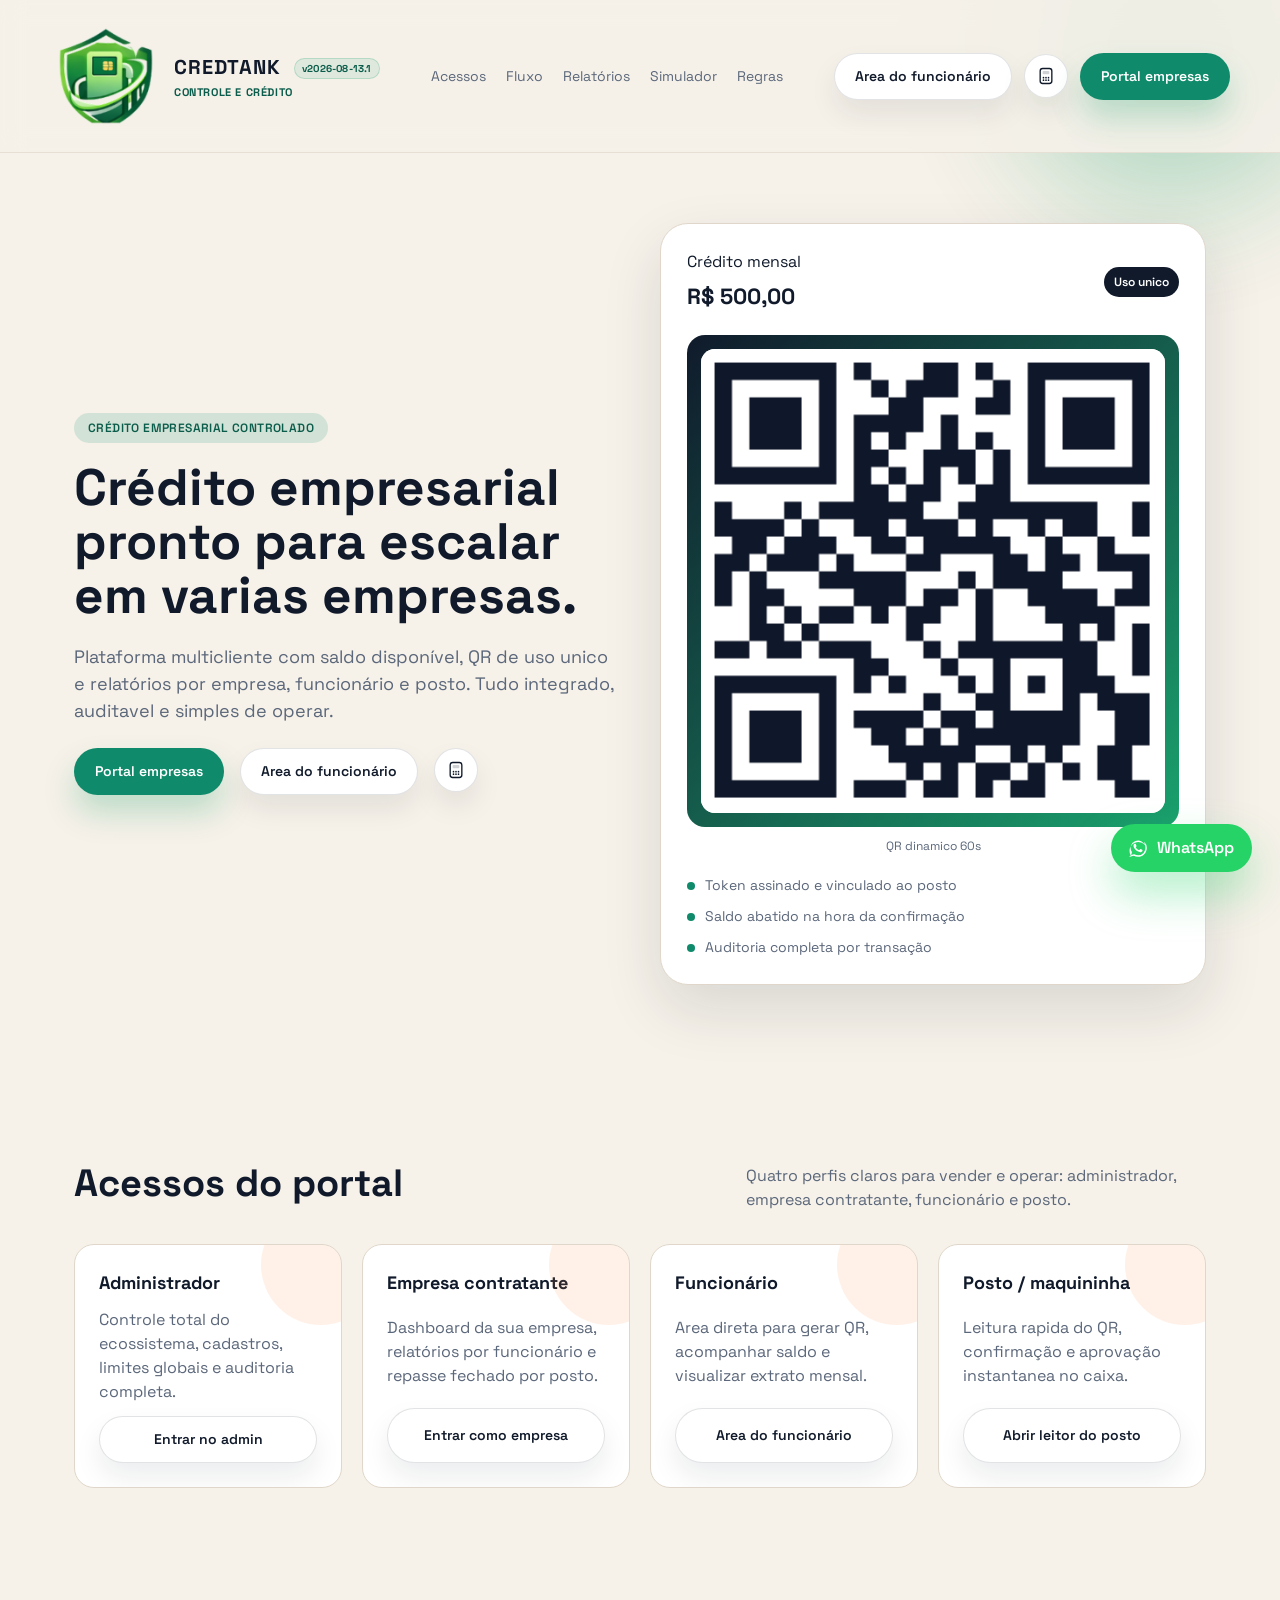
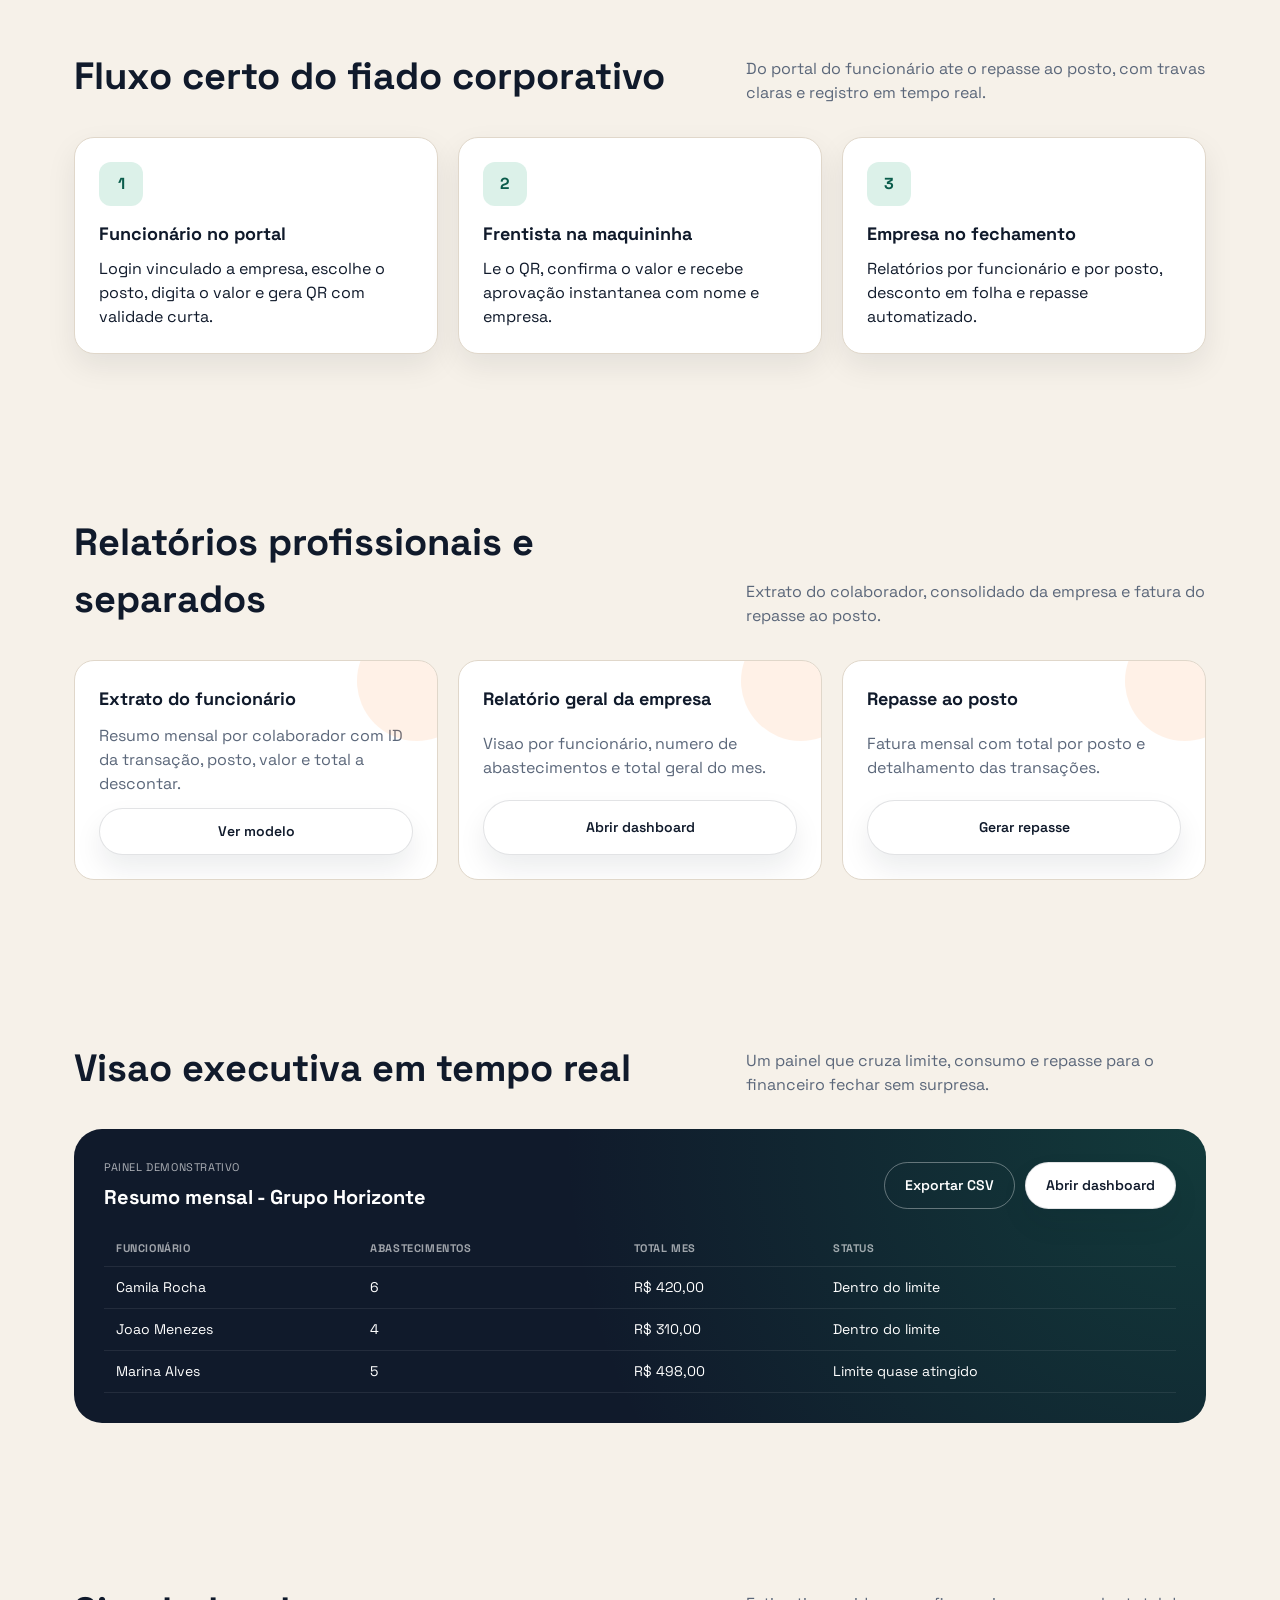
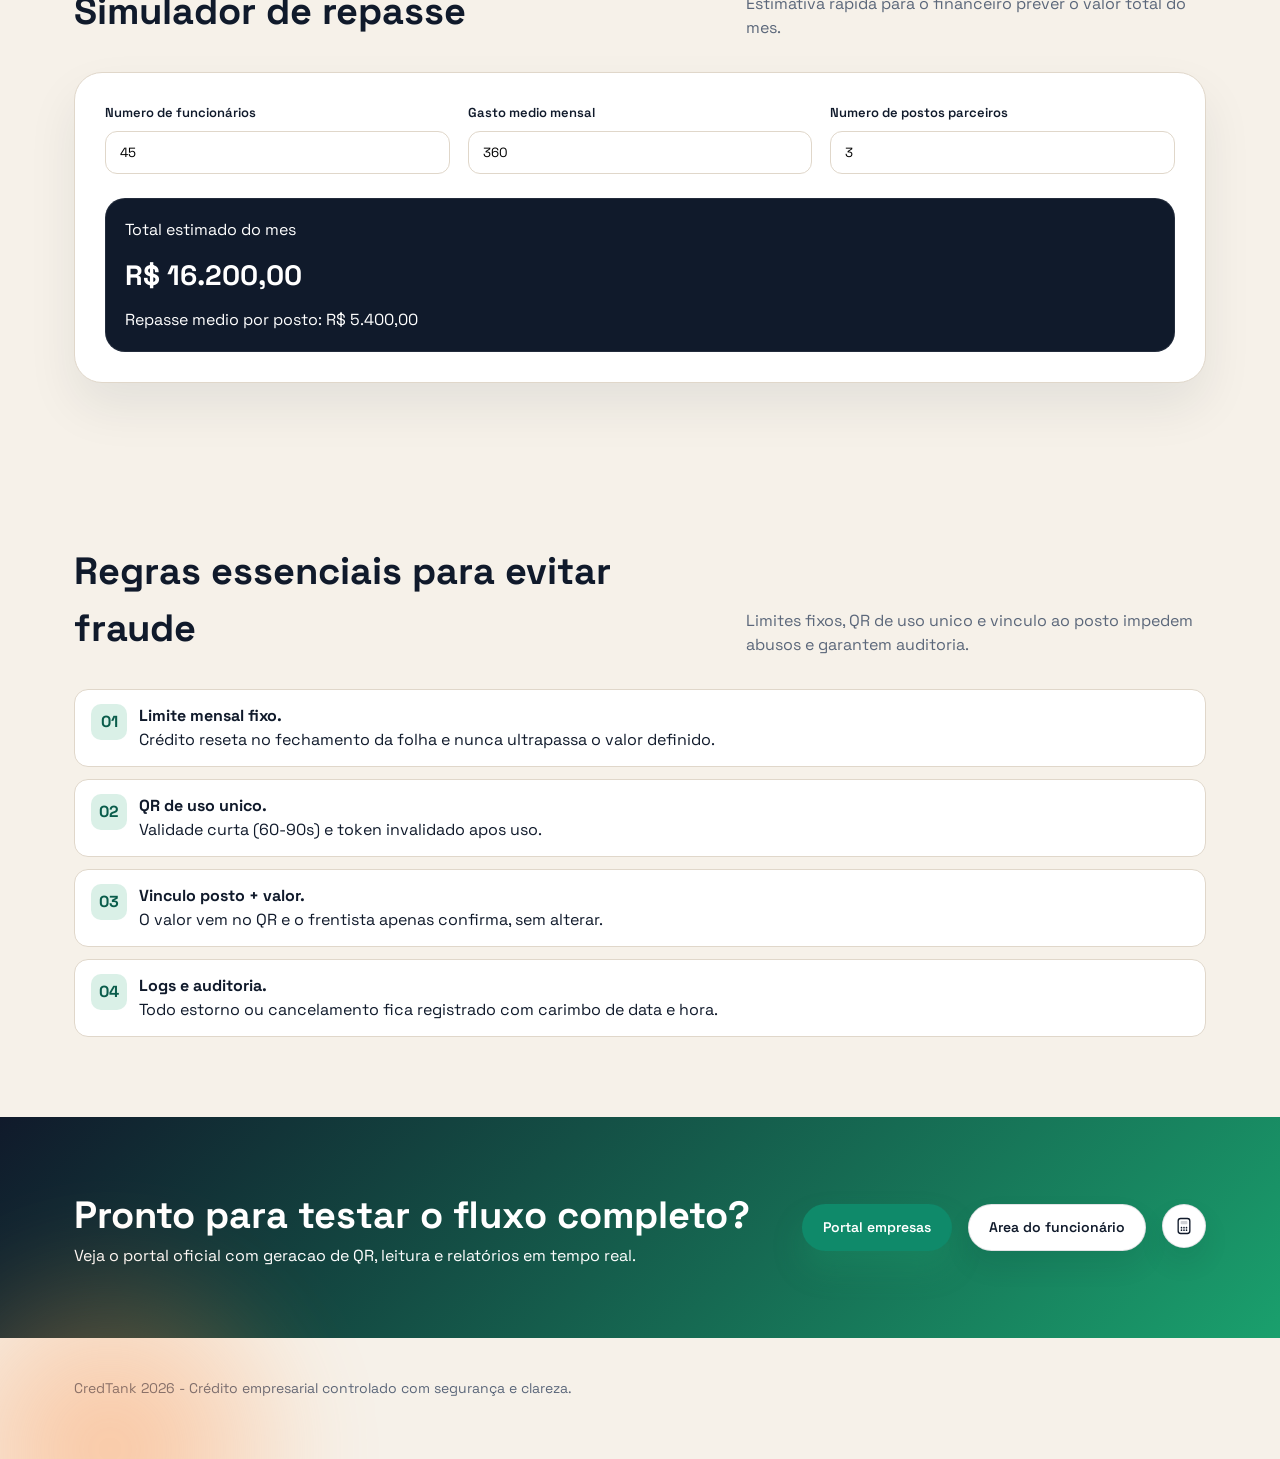
<file: CredTankv2/index.html>
<!doctype html>
<html lang="pt-BR">
  <head>
    <meta charset="utf-8" />
    <meta name="viewport" content="width=device-width, initial-scale=1" />
    <title>Credito Empresarial Controlado | CredTank</title>
    <link rel="icon" href="assets/credtank-logo.svg" type="image/svg+xml" />
    <link rel="apple-touch-icon" href="icon-192.png" />
    <link rel="manifest" href="manifest.json" />
    <meta name="theme-color" content="#0f8a6a" />
    <meta name="apple-mobile-web-app-capable" content="yes" />
    <meta name="apple-mobile-web-app-status-bar-style" content="black-translucent" />
    <meta name="apple-mobile-web-app-title" content="CredTank" />
    <meta name="mobile-web-app-capable" content="yes" />
    <meta
      name="description"
      content="Credito empresarial controlado com QR de uso unico, saldo disponivel, repasse ao posto e relatorios completos para empresa e funcionario."
    />
    <script src="assets/pt-br-fix.js"></script>
    <script>
      (function () {
        try {
          const userAgent = navigator.userAgent || "";
          const isAndroidWebViewApp = /CredTankAndroid\/1\.0/i.test(userAgent);
          const mobileUa = /Android|iPhone|iPad|iPod|Mobile|wv/i.test(userAgent);
          const responsiveMatch = window.matchMedia
            ? window.matchMedia("(max-width: 900px) and (hover: none) and (pointer: coarse)").matches
            : false;
          const isMobile = isAndroidWebViewApp || mobileUa || responsiveMatch;
          if (!isMobile) return;
          const allowSite = new URLSearchParams(window.location.search).get("mobile") === "site";
          if (allowSite) return;
          window.location.replace("login.html?v=2026-08-13.1");
        } catch (error) {
        }
      })();
    </script>
    <link rel="preconnect" href="https://fonts.googleapis.com" />
    <link rel="preconnect" href="https://fonts.gstatic.com" crossorigin />
    <link
      href="https://fonts.googleapis.com/css2?family=Sora:wght@300;400;600;700&family=Space+Grotesk:wght@400;500;600&display=swap"
      rel="stylesheet"
    />
    <style>
      :root {
        color-scheme: light;
        --bg: #f6f1e9;
        --surface: #ffffff;
        --ink: #101a2b;
        --muted: #5b677a;
        --accent: #0f8a6a;
        --accent-strong: #0a5c4b;
        --accent-warm: #ff8a3d;
        --accent-soft: rgba(15, 138, 106, 0.15);
        --stroke: #e0d7ca;
        --shadow: 0 24px 60px rgba(18, 34, 51, 0.12);
        --radius-xl: 28px;
        --radius-lg: 20px;
        --radius-md: 14px;
        --radius-sm: 10px;
        --grid-max: 1180px;
      }

      * {
        box-sizing: border-box;
        margin: 0;
        padding: 0;
      }

      body {
        font-family: "Space Grotesk", "Sora", sans-serif;
        background: var(--bg);
        color: var(--ink);
        line-height: 1.5;
        min-height: 100vh;
      }

      a {
        color: inherit;
        text-decoration: none;
      }

      img {
        max-width: 100%;
        display: block;
      }

      .page {
        position: relative;
        overflow: hidden;
      }

      .bg-orb {
        position: absolute;
        width: 460px;
        height: 460px;
        border-radius: 50%;
        filter: blur(40px);
        opacity: 0.45;
        z-index: 0;
      }

      .bg-orb.one {
        top: -180px;
        right: -120px;
        background: radial-gradient(circle, #1aa06d 0%, rgba(26, 160, 109, 0) 70%);
      }

      .bg-orb.two {
        bottom: -220px;
        left: -120px;
        background: radial-gradient(circle, #ff8a3d 0%, rgba(255, 138, 61, 0) 70%);
      }

      .grid {
        width: min(100%, var(--grid-max));
        margin: 0 auto;
        padding: 0 24px;
      }

      header {
        position: sticky;
        top: 0;
        z-index: 10;
        background: rgba(246, 241, 233, 0.9);
        backdrop-filter: blur(12px);
        border-bottom: 1px solid rgba(224, 215, 202, 0.7);
      }

      .nav {
        display: flex;
        align-items: center;
        justify-content: space-between;
        padding: 20px 0;
      }

      .logo {
        display: flex;
        align-items: center;
        gap: 12px;
        font-weight: 700;
        letter-spacing: 0.3px;
      }

      .logo-badge {
        width: 112px;
        height: 112px;
        border-radius: 20px;
        background: transparent;
        border: none;
        display: grid;
        place-items: center;
        overflow: visible;
      }

      .logo-badge img {
        width: 100%;
        height: 100%;
        object-fit: contain;
        padding: 0;
        background: transparent;
      }

      .logo-text {
        display: grid;
        gap: 2px;
      }

      .logo-title {
        font-size: 20px;
        letter-spacing: 1px;
      }

      .app-version-badge {
        display: inline-flex;
        margin-left: 7px;
        padding: 2px 7px;
        border-radius: 999px;
        border: 1px solid rgba(26, 160, 109, 0.22);
        background: rgba(26, 160, 109, 0.1);
        color: var(--accent-strong);
        font-size: 10px;
        font-weight: 700;
        letter-spacing: 0.2px;
        vertical-align: middle;
        white-space: nowrap;
      }

      .logo-subtitle {
        font-size: 11px;
        letter-spacing: 0.6px;
        text-transform: uppercase;
        color: var(--accent-strong);
      }

      .nav-links {
        display: flex;
        gap: 20px;
        font-size: 14px;
        color: var(--muted);
      }

      .header-actions {
        display: flex;
        align-items: center;
        gap: 12px;
        flex-wrap: wrap;
      }

      .nav-links a:hover {
        color: var(--ink);
      }

      .btn {
        display: inline-flex;
        align-items: center;
        justify-content: center;
        padding: 12px 20px;
        border-radius: 999px;
        border: 1px solid var(--stroke);
        font-weight: 600;
        font-size: 14px;
        transition: transform 0.2s ease, box-shadow 0.2s ease;
      }

      .btn.primary {
        background: var(--accent);
        color: #fff;
        border-color: transparent;
        box-shadow: 0 18px 30px rgba(26, 160, 109, 0.25);
      }

      .btn.secondary {
        background: #fff;
        color: var(--ink);
        border-color: rgba(16, 26, 43, 0.12);
        box-shadow: 0 14px 28px rgba(16, 26, 43, 0.08);
      }

      .btn.ghost {
        background: transparent;
        border-color: rgba(255, 255, 255, 0.35);
        color: #fff;
      }

      .btn.icon-only {
        width: 44px;
        height: 44px;
        padding: 0;
      }

      .btn-icon {
        width: 20px;
        height: 20px;
      }

      .btn:hover {
        transform: translateY(-1px);
      }

      .hero {
        padding: 70px 0 90px;
        position: relative;
        z-index: 1;
      }

      .hero-grid {
        display: grid;
        grid-template-columns: repeat(auto-fit, minmax(280px, 1fr));
        gap: 40px;
        align-items: center;
      }

      .pill {
        display: inline-flex;
        align-items: center;
        gap: 8px;
        background: var(--accent-soft);
        color: var(--accent-strong);
        border-radius: 999px;
        padding: 6px 14px;
        font-size: 12px;
        font-weight: 600;
        letter-spacing: 0.4px;
        text-transform: uppercase;
      }

      .hero h1 {
        font-size: clamp(32px, 4vw, 52px);
        line-height: 1.05;
        margin: 18px 0 20px;
      }

      .hero p {
        font-size: 18px;
        color: var(--muted);
        margin-bottom: 24px;
      }

      .hero-actions {
        display: flex;
        flex-wrap: wrap;
        gap: 16px;
      }

      .hero-card {
        background: var(--surface);
        border-radius: var(--radius-xl);
        box-shadow: var(--shadow);
        padding: 26px;
        border: 1px solid var(--stroke);
      }

      .hero-card-top {
        display: flex;
        align-items: center;
        justify-content: space-between;
        margin-bottom: 22px;
      }

      .hero-kpi {
        display: grid;
        gap: 6px;
      }

      .hero-kpi strong {
        font-size: 22px;
      }

      .hero-card .badge {
        display: inline-flex;
        align-items: center;
        padding: 6px 10px;
        border-radius: 999px;
        background: #101a2b;
        color: #fff;
        font-size: 12px;
        font-weight: 600;
      }

      .qr-mock {
        width: 100%;
        aspect-ratio: 1;
        border-radius: 18px;
        background: linear-gradient(135deg, #101a2b, #1aa06d);
        display: grid;
        place-items: center;
        padding: 14px;
        margin-bottom: 10px;
        position: relative;
        overflow: hidden;
      }

      .qr-mock canvas {
        width: 100%;
        height: 100%;
        background: #ffffff;
        border-radius: 14px;
      }

      .qr-caption {
        font-size: 12px;
        color: var(--muted);
        text-align: center;
        margin-bottom: 20px;
      }

      .hero-card ul {
        list-style: none;
        display: grid;
        gap: 10px;
        color: var(--muted);
        font-size: 14px;
      }

      .hero-card li {
        display: flex;
        gap: 10px;
        align-items: center;
      }

      .dot {
        width: 8px;
        height: 8px;
        border-radius: 50%;
        background: var(--accent);
      }

      section {
        padding: 80px 0;
      }

      .section-title {
        display: flex;
        align-items: flex-end;
        justify-content: space-between;
        gap: 24px;
        margin-bottom: 32px;
      }

      .section-title h2 {
        font-size: clamp(26px, 3vw, 38px);
      }

      .section-title p {
        color: var(--muted);
        max-width: 460px;
      }

      .flow {
        display: grid;
        grid-template-columns: repeat(auto-fit, minmax(220px, 1fr));
        gap: 20px;
      }

      .flow-card {
        background: var(--surface);
        padding: 24px;
        border-radius: var(--radius-lg);
        border: 1px solid var(--stroke);
        position: relative;
        box-shadow: 0 12px 30px rgba(16, 26, 43, 0.08);
      }

      .flow-card h3 {
        margin: 14px 0 10px;
        font-size: 18px;
      }

      .flow-step {
        width: 44px;
        height: 44px;
        border-radius: 12px;
        background: rgba(26, 160, 109, 0.15);
        display: grid;
        place-items: center;
        font-weight: 700;
        color: var(--accent-strong);
      }

      .report-grid {
        display: grid;
        grid-template-columns: repeat(auto-fit, minmax(240px, 1fr));
        gap: 20px;
      }

      .report-card {
        border-radius: var(--radius-lg);
        padding: 24px;
        background: #fff;
        border: 1px solid var(--stroke);
        display: grid;
        gap: 12px;
        position: relative;
        overflow: hidden;
      }

      .report-card::after {
        content: "";
        position: absolute;
        right: -40px;
        top: -40px;
        width: 120px;
        height: 120px;
        border-radius: 50%;
        background: rgba(255, 138, 61, 0.12);
      }

      .report-card h3 {
        font-size: 18px;
      }

      .report-card p {
        color: var(--muted);
      }

      .dashboard {
        background: #101a2b;
        border-radius: var(--radius-xl);
        padding: 30px;
        color: #fff;
        display: grid;
        gap: 18px;
        overflow: hidden;
        position: relative;
      }

      .dashboard-header {
        display: flex;
        align-items: center;
        justify-content: space-between;
        gap: 18px;
        flex-wrap: wrap;
      }

      .dashboard-title {
        display: grid;
        gap: 6px;
      }

      .dashboard-meta {
        font-size: 11px;
        letter-spacing: 0.6px;
        text-transform: uppercase;
        color: rgba(255, 255, 255, 0.65);
      }

      .dashboard-actions {
        display: flex;
        flex-wrap: wrap;
        gap: 10px;
      }

      .dashboard::before {
        content: "";
        position: absolute;
        inset: 0;
        background: radial-gradient(circle at top right, rgba(26, 160, 109, 0.35), transparent 55%);
        opacity: 0.7;
      }

      .dashboard * {
        position: relative;
      }

      .dashboard h3 {
        font-size: 20px;
      }

      .table {
        width: 100%;
        border-collapse: collapse;
        font-size: 14px;
      }

      .table th,
      .table td {
        text-align: left;
        padding: 10px 12px;
      }

      .table th {
        text-transform: uppercase;
        font-size: 11px;
        letter-spacing: 0.6px;
        color: rgba(255, 255, 255, 0.6);
      }

      .table tr {
        border-bottom: 1px solid rgba(255, 255, 255, 0.08);
      }

      .simulator {
        background: #fff;
        border-radius: var(--radius-xl);
        padding: 30px;
        border: 1px solid var(--stroke);
        display: grid;
        gap: 24px;
        box-shadow: 0 24px 50px rgba(18, 34, 51, 0.08);
      }

      .simulator-grid {
        display: grid;
        grid-template-columns: repeat(auto-fit, minmax(220px, 1fr));
        gap: 18px;
      }

      .field {
        display: grid;
        gap: 8px;
      }

      .field label {
        font-weight: 600;
        font-size: 13px;
      }

      .field input,
      .field select {
        padding: 12px 14px;
        border-radius: 12px;
        border: 1px solid var(--stroke);
        font-family: inherit;
      }

      .simulator-output {
        background: #101a2b;
        border-radius: var(--radius-lg);
        padding: 20px;
        color: #fff;
        display: grid;
        gap: 12px;
        box-shadow: inset 0 0 0 1px rgba(255, 255, 255, 0.08);
      }

      .simulator-output .value {
        font-size: 28px;
        font-weight: 700;
      }

      .whatsapp-float {
        position: fixed;
        right: 28px;
        bottom: 28px;
        display: inline-flex;
        align-items: center;
        gap: 10px;
        background: #25d366;
        color: #fff;
        padding: 12px 18px;
        border-radius: 999px;
        box-shadow: 0 22px 44px rgba(37, 211, 102, 0.35);
        font-weight: 600;
        z-index: 20;
      }

      .whatsapp-float svg {
        width: 18px;
        height: 18px;
      }

      @media (max-width: 640px) {
        .whatsapp-float {
          right: 16px;
          bottom: 16px;
          padding: 12px;
        }

        .whatsapp-float span {
          display: none;
        }
      }

      .rules {
        display: grid;
        gap: 12px;
      }

      .rule {
        display: flex;
        gap: 12px;
        align-items: flex-start;
        padding: 14px 16px;
        background: #fff;
        border-radius: var(--radius-md);
        border: 1px solid var(--stroke);
      }

      .rule span {
        width: 36px;
        height: 36px;
        border-radius: 10px;
        background: rgba(26, 160, 109, 0.16);
        display: grid;
        place-items: center;
        color: var(--accent-strong);
        font-weight: 700;
      }

      .cta {
        background: linear-gradient(135deg, #101a2b, #1aa06d);
        color: #fff;
        padding: 70px 0;
      }

      .cta-grid {
        display: flex;
        flex-wrap: wrap;
        gap: 24px;
        align-items: center;
        justify-content: space-between;
      }

      .cta h2 {
        font-size: clamp(24px, 3vw, 38px);
      }

      footer {
        padding: 40px 0 60px;
        color: var(--muted);
        font-size: 14px;
      }

      .reveal {
        opacity: 0;
        transform: translateY(20px);
        transition: opacity 0.6s ease, transform 0.6s ease;
      }

      .reveal.is-visible {
        opacity: 1;
        transform: translateY(0);
      }

      @media (max-width: 860px) {
        .nav-links {
          display: none;
        }

        .hero {
          padding-top: 40px;
        }
      }

      @media (max-width: 640px) {
        .logo-badge {
          width: 88px;
          height: 88px;
        }

        .logo-title {
          font-size: 18px;
        }

        .logo-subtitle {
          font-size: 10px;
        }

        .hero-actions {
          flex-direction: column;
          align-items: stretch;
        }

        .section-title {
          flex-direction: column;
          align-items: flex-start;
        }
      }

      @media (prefers-reduced-motion: reduce) {
        .btn,
        .reveal {
          transition: none;
        }
      }
    </style>
  </head>
  <body>
    <div class="page">
      <div class="bg-orb one"></div>
      <div class="bg-orb two"></div>

      <header>
        <div class="grid nav">
          <div class="logo">
            <div class="logo-badge">
              <img src="assets/Logo.png" alt="CredTank" />
            </div>
            <div class="logo-text">
              <span class="logo-title">CREDTANK <span class="app-version-badge">v2026-08-13.1</span></span>
              <span class="logo-subtitle">Controle e cr&eacute;dito</span>
            </div>
          </div>
          <nav class="nav-links">
            <a href="#acessos">Acessos</a>
            <a href="#fluxo">Fluxo</a>
            <a href="#relatorios">Relatorios</a>
            <a href="#simulador">Simulador</a>
            <a href="#regras">Regras</a>
          </nav>
          <div class="header-actions">
            <a class="btn secondary" href="portal/app.html?role=funcionario">Area do funcionario</a>
            <a class="btn secondary icon-only" href="maquininha.html" aria-label="Area da maquininha" title="Area da maquininha">
              <svg class="btn-icon" viewBox="0 0 24 24" aria-hidden="true">
                <rect x="5" y="3" width="14" height="18" rx="3" fill="none" stroke="currentColor" stroke-width="1.6" />
                <rect x="8" y="6" width="8" height="4" rx="1" fill="currentColor" opacity="0.2" />
                <circle cx="9" cy="14" r="1" fill="currentColor" />
                <circle cx="12" cy="14" r="1" fill="currentColor" />
                <circle cx="15" cy="14" r="1" fill="currentColor" />
                <circle cx="9" cy="17" r="1" fill="currentColor" />
                <circle cx="12" cy="17" r="1" fill="currentColor" />
                <circle cx="15" cy="17" r="1" fill="currentColor" />
              </svg>
            </a>
            <a class="btn primary" href="portal/app.html?role=empresa">Portal empresas</a>
          </div>
        </div>
      </header>

      <main>
        <section class="hero">
          <div class="grid hero-grid">
            <div>
              <span class="pill">Credito empresarial controlado</span>
              <h1>Credito empresarial pronto para escalar em varias empresas.</h1>
              <p>
                Plataforma multicliente com saldo disponivel, QR de uso unico e relatorios por empresa, funcionario e posto.
                Tudo integrado, auditavel e simples de operar.
              </p>
              <div class="hero-actions">
                <a class="btn primary" href="portal/app.html?role=empresa">Portal empresas</a>
                <a class="btn secondary" href="portal/app.html?role=funcionario">Area do funcionario</a>
                <a class="btn secondary icon-only" href="maquininha.html" aria-label="Area da maquininha" title="Area da maquininha">
                  <svg class="btn-icon" viewBox="0 0 24 24" aria-hidden="true">
                    <rect x="5" y="3" width="14" height="18" rx="3" fill="none" stroke="currentColor" stroke-width="1.6" />
                    <rect x="8" y="6" width="8" height="4" rx="1" fill="currentColor" opacity="0.2" />
                    <circle cx="9" cy="14" r="1" fill="currentColor" />
                    <circle cx="12" cy="14" r="1" fill="currentColor" />
                    <circle cx="15" cy="14" r="1" fill="currentColor" />
                    <circle cx="9" cy="17" r="1" fill="currentColor" />
                    <circle cx="12" cy="17" r="1" fill="currentColor" />
                    <circle cx="15" cy="17" r="1" fill="currentColor" />
                  </svg>
                </a>
              </div>
            </div>
            <div class="hero-card">
              <div class="hero-card-top">
                <div class="hero-kpi">
                  <span>Credito mensal</span>
                  <strong>R$ 500,00</strong>
                </div>
                <span class="badge">Uso unico</span>
              </div>
              <div class="qr-mock">
                <canvas class="qr-canvas" width="240" height="240" aria-label="QR demonstrativo"></canvas>
              </div>
              <div class="qr-caption">QR dinamico 60s</div>
              <ul>
                <li><span class="dot"></span>Token assinado e vinculado ao posto</li>
                <li><span class="dot"></span>Saldo abatido na hora da confirmacao</li>
                <li><span class="dot"></span>Auditoria completa por transacao</li>
              </ul>
            </div>
          </div>
        </section>

        <section id="acessos" class="reveal">
          <div class="grid">
            <div class="section-title">
              <h2>Acessos do portal</h2>
              <p>Quatro perfis claros para vender e operar: administrador, empresa contratante, funcionario e posto.</p>
            </div>
            <div class="report-grid">
              <div class="report-card">
                <h3>Administrador</h3>
                <p>Controle total do ecossistema, cadastros, limites globais e auditoria completa.</p>
                <a class="btn secondary" href="portal/app.html?role=admin">Entrar no admin</a>
              </div>
              <div class="report-card">
                <h3>Empresa contratante</h3>
                <p>Dashboard da sua empresa, relatorios por funcionario e repasse fechado por posto.</p>
                <a class="btn secondary" href="portal/app.html?role=empresa">Entrar como empresa</a>
              </div>
              <div class="report-card">
                <h3>Funcionario</h3>
                <p>Area direta para gerar QR, acompanhar saldo e visualizar extrato mensal.</p>
                <a class="btn secondary" href="portal/app.html?role=funcionario">Area do funcionario</a>
              </div>
              <div class="report-card">
                <h3>Posto / maquininha</h3>
                <p>Leitura rapida do QR, confirmacao e aprovacao instantanea no caixa.</p>
                <a class="btn secondary" href="maquininha.html">Abrir leitor do posto</a>
              </div>
            </div>
          </div>
        </section>

        <section id="fluxo" class="reveal">
          <div class="grid">
            <div class="section-title">
              <h2>Fluxo certo do fiado corporativo</h2>
              <p>Do portal do funcionario ate o repasse ao posto, com travas claras e registro em tempo real.</p>
            </div>
            <div class="flow">
              <div class="flow-card">
                <div class="flow-step">1</div>
                <h3>Funcionario no portal</h3>
                <p>Login vinculado a empresa, escolhe o posto, digita o valor e gera QR com validade curta.</p>
              </div>
              <div class="flow-card">
                <div class="flow-step">2</div>
                <h3>Frentista na maquininha</h3>
                <p>Le o QR, confirma o valor e recebe aprovacao instantanea com nome e empresa.</p>
              </div>
              <div class="flow-card">
                <div class="flow-step">3</div>
                <h3>Empresa no fechamento</h3>
                <p>Relatorios por funcionario e por posto, desconto em folha e repasse automatizado.</p>
              </div>
            </div>
          </div>
        </section>

        <section id="relatorios" class="reveal">
          <div class="grid">
            <div class="section-title">
              <h2>Relatorios profissionais e separados</h2>
              <p>Extrato do colaborador, consolidado da empresa e fatura do repasse ao posto.</p>
            </div>
            <div class="report-grid">
              <div class="report-card">
                <h3>Extrato do funcionario</h3>
                <p>Resumo mensal por colaborador com ID da transacao, posto, valor e total a descontar.</p>
                <a class="btn secondary" href="portal/app.html?role=funcionario">Ver modelo</a>
              </div>
              <div class="report-card">
                <h3>Relatorio geral da empresa</h3>
                <p>Visao por funcionario, numero de abastecimentos e total geral do mes.</p>
                <a class="btn secondary" href="portal/app.html?role=empresa">Abrir dashboard</a>
              </div>
              <div class="report-card">
                <h3>Repasse ao posto</h3>
                <p>Fatura mensal com total por posto e detalhamento das transacoes.</p>
                <a class="btn secondary" href="portal/app.html?role=empresa">Gerar repasse</a>
              </div>
            </div>
          </div>
        </section>

        <section class="reveal">
          <div class="grid">
            <div class="section-title">
              <h2>Visao executiva em tempo real</h2>
              <p>Um painel que cruza limite, consumo e repasse para o financeiro fechar sem surpresa.</p>
            </div>
            <div class="dashboard">
              <div class="dashboard-header">
                <div class="dashboard-title">
                  <div class="dashboard-meta">Painel demonstrativo</div>
                  <h3>Resumo mensal - Grupo Horizonte</h3>
                </div>
                <div class="dashboard-actions">
                  <a class="btn ghost" href="portal/app.html?role=empresa">Exportar CSV</a>
                  <a class="btn secondary" href="portal/app.html?role=empresa">Abrir dashboard</a>
                </div>
              </div>
              <table class="table">
                <thead>
                  <tr>
                    <th>Funcionario</th>
                    <th>Abastecimentos</th>
                    <th>Total mes</th>
                    <th>Status</th>
                  </tr>
                </thead>
                <tbody>
                  <tr>
                    <td>Camila Rocha</td>
                    <td>6</td>
                    <td>R$ 420,00</td>
                    <td>Dentro do limite</td>
                  </tr>
                  <tr>
                    <td>Joao Menezes</td>
                    <td>4</td>
                    <td>R$ 310,00</td>
                    <td>Dentro do limite</td>
                  </tr>
                  <tr>
                    <td>Marina Alves</td>
                    <td>5</td>
                    <td>R$ 498,00</td>
                    <td>Limite quase atingido</td>
                  </tr>
                </tbody>
              </table>
            </div>
          </div>
        </section>

        <section id="simulador" class="reveal">
          <div class="grid">
            <div class="section-title">
              <h2>Simulador de repasse</h2>
              <p>Estimativa rapida para o financeiro prever o valor total do mes.</p>
            </div>
            <div class="simulator">
              <div class="simulator-grid">
                <div class="field">
                  <label for="sim-people">Numero de funcionarios</label>
                  <input id="sim-people" type="number" min="1" value="45" />
                </div>
                <div class="field">
                  <label for="sim-spend">Gasto medio mensal</label>
                  <input id="sim-spend" type="number" min="0" step="10" value="360" />
                </div>
                <div class="field">
                  <label for="sim-postos">Numero de postos parceiros</label>
                  <input id="sim-postos" type="number" min="1" value="3" />
                </div>
              </div>
              <div class="simulator-output">
                <div>Total estimado do mes</div>
                <div class="value" id="sim-total">R$ 16.200,00</div>
                <div id="sim-posto-breakdown">Repasse medio por posto: R$ 5.400,00</div>
              </div>
            </div>
          </div>
        </section>

        <section id="regras" class="reveal">
          <div class="grid">
            <div class="section-title">
              <h2>Regras essenciais para evitar fraude</h2>
              <p>Limites fixos, QR de uso unico e vinculo ao posto impedem abusos e garantem auditoria.</p>
            </div>
            <div class="rules">
              <div class="rule">
                <span>01</span>
                <div>
                  <strong>Limite mensal fixo.</strong>
                  <div>Credito reseta no fechamento da folha e nunca ultrapassa o valor definido.</div>
                </div>
              </div>
              <div class="rule">
                <span>02</span>
                <div>
                  <strong>QR de uso unico.</strong>
                  <div>Validade curta (60-90s) e token invalidado apos uso.</div>
                </div>
              </div>
              <div class="rule">
                <span>03</span>
                <div>
                  <strong>Vinculo posto + valor.</strong>
                  <div>O valor vem no QR e o frentista apenas confirma, sem alterar.</div>
                </div>
              </div>
              <div class="rule">
                <span>04</span>
                <div>
                  <strong>Logs e auditoria.</strong>
                  <div>Todo estorno ou cancelamento fica registrado com carimbo de data e hora.</div>
                </div>
              </div>
            </div>
          </div>
        </section>

        <section class="cta">
          <div class="grid cta-grid">
            <div>
              <h2>Pronto para testar o fluxo completo?</h2>
              <p>Veja o portal oficial com geracao de QR, leitura e relatorios em tempo real.</p>
            </div>
            <div class="hero-actions">
              <a class="btn primary" href="portal/app.html?role=empresa">Portal empresas</a>
              <a class="btn secondary" href="portal/app.html?role=funcionario">Area do funcionario</a>
              <a class="btn secondary icon-only" href="maquininha.html" aria-label="Area da maquininha" title="Area da maquininha">
                <svg class="btn-icon" viewBox="0 0 24 24" aria-hidden="true">
                  <rect x="5" y="3" width="14" height="18" rx="3" fill="none" stroke="currentColor" stroke-width="1.6" />
                  <rect x="8" y="6" width="8" height="4" rx="1" fill="currentColor" opacity="0.2" />
                  <circle cx="9" cy="14" r="1" fill="currentColor" />
                  <circle cx="12" cy="14" r="1" fill="currentColor" />
                  <circle cx="15" cy="14" r="1" fill="currentColor" />
                  <circle cx="9" cy="17" r="1" fill="currentColor" />
                  <circle cx="12" cy="17" r="1" fill="currentColor" />
                  <circle cx="15" cy="17" r="1" fill="currentColor" />
                </svg>
              </a>
            </div>
          </div>
        </section>
      </main>

      <footer>
        <div class="grid">
          <div>CredTank 2026 - Credito empresarial controlado com seguranca e clareza.</div>
        </div>
      </footer>
      <a
        class="whatsapp-float"
        href="https://wa.me/5500000000000"
        target="_blank"
        rel="noopener"
        aria-label="Fale com a equipe no WhatsApp"
      >
        <svg viewBox="0 0 24 24" aria-hidden="true">
          <path
            fill="currentColor"
            d="M17.472 14.382c-.297-.149-1.758-.867-2.03-.967-.273-.099-.472-.148-.67.15-.198.297-.767.966-.94 1.164-.173.198-.347.223-.644.075-.297-.149-1.255-.463-2.39-1.475-.883-.788-1.48-1.761-1.653-2.059-.173-.297-.018-.458.13-.606.134-.133.298-.347.446-.52.149-.174.198-.298.298-.497.099-.198.05-.372-.025-.521-.075-.149-.67-1.612-.916-2.207-.242-.579-.487-.5-.67-.51-.173-.008-.372-.01-.57-.01-.198 0-.52.074-.792.372-.272.297-1.04 1.016-1.04 2.479 0 1.463 1.066 2.875 1.214 3.074.149.198 2.1 3.2 5.077 4.487.709.306 1.262.489 1.694.626.712.226 1.36.194 1.872.118.571-.085 1.758-.719 2.006-1.413.248-.695.248-1.291.173-1.413-.074-.123-.272-.198-.57-.347M12.047 21.785h-.004a9.87 9.87 0 0 1-5.031-1.378l-.361-.214-3.741.982.998-3.648-.235-.374a9.86 9.86 0 1 1 8.374 4.632m8.94-14.177A11.82 11.82 0 0 0 12.577 4.12c-6.55 0-11.87 5.32-11.87 11.87 0 2.116.547 4.186 1.588 6.015L0 24l6.245-1.64a11.82 11.82 0 0 0 5.61 1.43h.005c6.55 0 11.87-5.32 11.87-11.87a11.82 11.82 0 0 0-3.44-8.312z"
          />
        </svg>
        <span>WhatsApp</span>
      </a>
    </div>
    <script src="assets/qrious.min.js"></script>
    <script>
      const formatBRL = (value) =>
        new Intl.NumberFormat("pt-BR", { style: "currency", currency: "BRL" }).format(value);

      const simPeople = document.getElementById("sim-people");
      const simSpend = document.getElementById("sim-spend");
      const simPostos = document.getElementById("sim-postos");
      const simTotal = document.getElementById("sim-total");
      const simBreakdown = document.getElementById("sim-posto-breakdown");

      function updateSimulator() {
        const people = Math.max(1, Number(simPeople.value || 0));
        const spend = Math.max(0, Number(simSpend.value || 0));
        const postos = Math.max(1, Number(simPostos.value || 0));
        const total = people * spend;
        simTotal.textContent = formatBRL(total);
        simBreakdown.textContent = `Repasse medio por posto: ${formatBRL(total / postos)}`;
      }

      [simPeople, simSpend, simPostos].forEach((input) => {
        input.addEventListener("input", updateSimulator);
      });

      updateSimulator();

      function initHeroQr() {
        const canvas = document.querySelector(".qr-mock canvas");
        if (!canvas || !window.QRious) return;
        const baseValue = "CREDTANK-DEMO";
        const makeValue = () => `${baseValue}-${Math.floor(Date.now() / 60000)}`;
        const qr = new window.QRious({
          element: canvas,
          value: makeValue(),
          size: canvas.width,
          level: "M",
          foreground: "#0f172a",
          background: "#ffffff",
        });
        setInterval(() => {
          qr.set({ value: makeValue() });
        }, 60000);
      }

      initHeroQr();

      const observer = new IntersectionObserver(
        (entries) => {
          entries.forEach((entry) => {
            if (entry.isIntersecting) {
              entry.target.classList.add("is-visible");
              observer.unobserve(entry.target);
            }
          });
        },
        { threshold: 0.2 }
      );

      document.querySelectorAll(".reveal").forEach((el) => observer.observe(el));

      const APP_BUILD_VERSION = "2026-08-13.1";
      function forceBuildRefreshIfNeeded() {
        try {
          const key = "credtank-build-version";
          const current = localStorage.getItem(key);
          if (current === APP_BUILD_VERSION) return;
          localStorage.setItem(key, APP_BUILD_VERSION);
          if ("serviceWorker" in navigator && navigator.serviceWorker.getRegistrations) {
            navigator.serviceWorker.getRegistrations().then((regs) => {
              regs.forEach((reg) => reg.update());
            });
          }
        } catch (error) {
        }
      }
      forceBuildRefreshIfNeeded();

      if ("serviceWorker" in navigator) {
        window.addEventListener("load", async () => {
          let refreshing = false;
          let pendingDesktopReload = false;
          const isDesktopLike = () => {
            if (!window.matchMedia) return false;
            return (
              window.matchMedia("(min-width: 1024px)").matches ||
              window.matchMedia("(pointer: fine)").matches
            );
          };
          const reloadNow = () => {
            if (refreshing) return;
            refreshing = true;
            window.location.reload();
          };
          navigator.serviceWorker.addEventListener("controllerchange", () => {
            if (!isDesktopLike()) {
              reloadNow();
              return;
            }
            pendingDesktopReload = true;
            if (document.hidden) {
              reloadNow();
            }
          });
          document.addEventListener("visibilitychange", () => {
            if (!pendingDesktopReload || !document.hidden) return;
            reloadNow();
          });
          try {
            const registration = await navigator.serviceWorker.register(`service-worker.js?v=${APP_BUILD_VERSION}`, {
              updateViaCache: "none",
            });
            await registration.update();
          } catch (error) {
          }
        });
      }
    </script>
  </body>
</html>
</file>
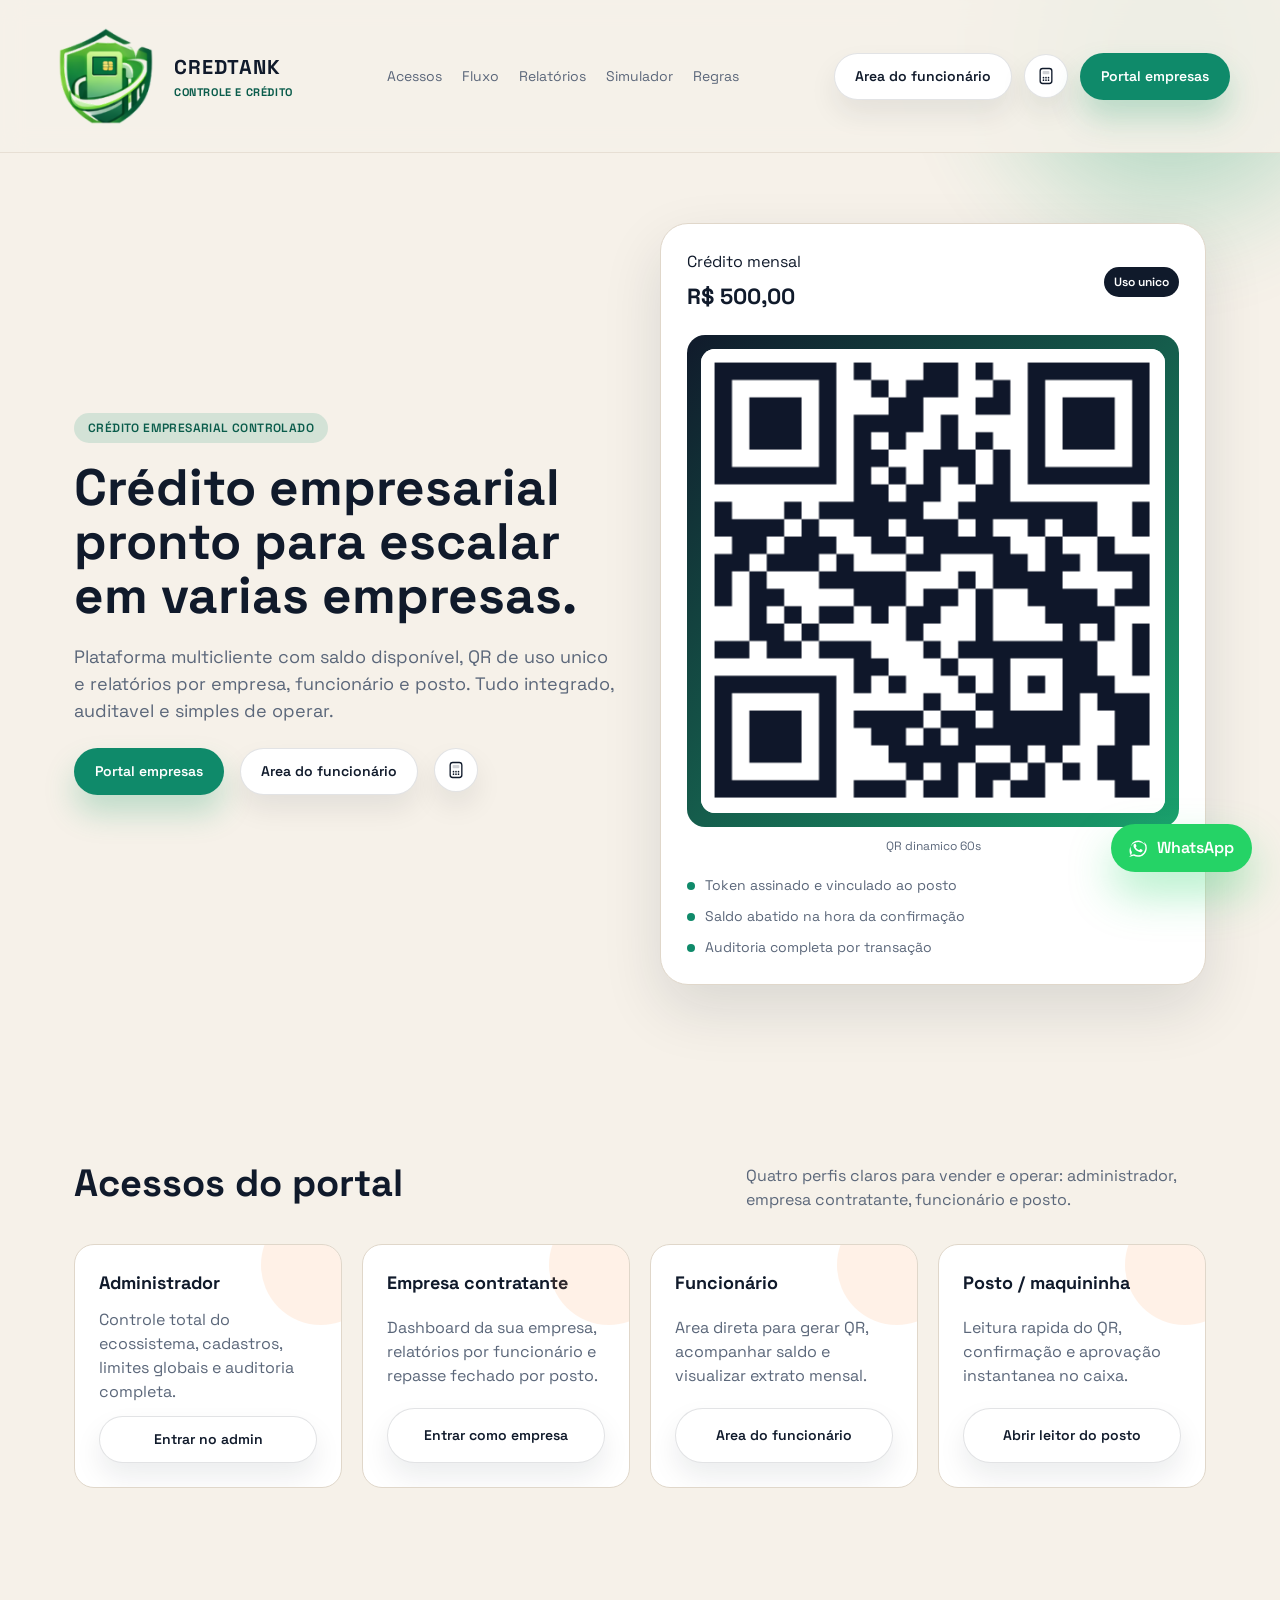
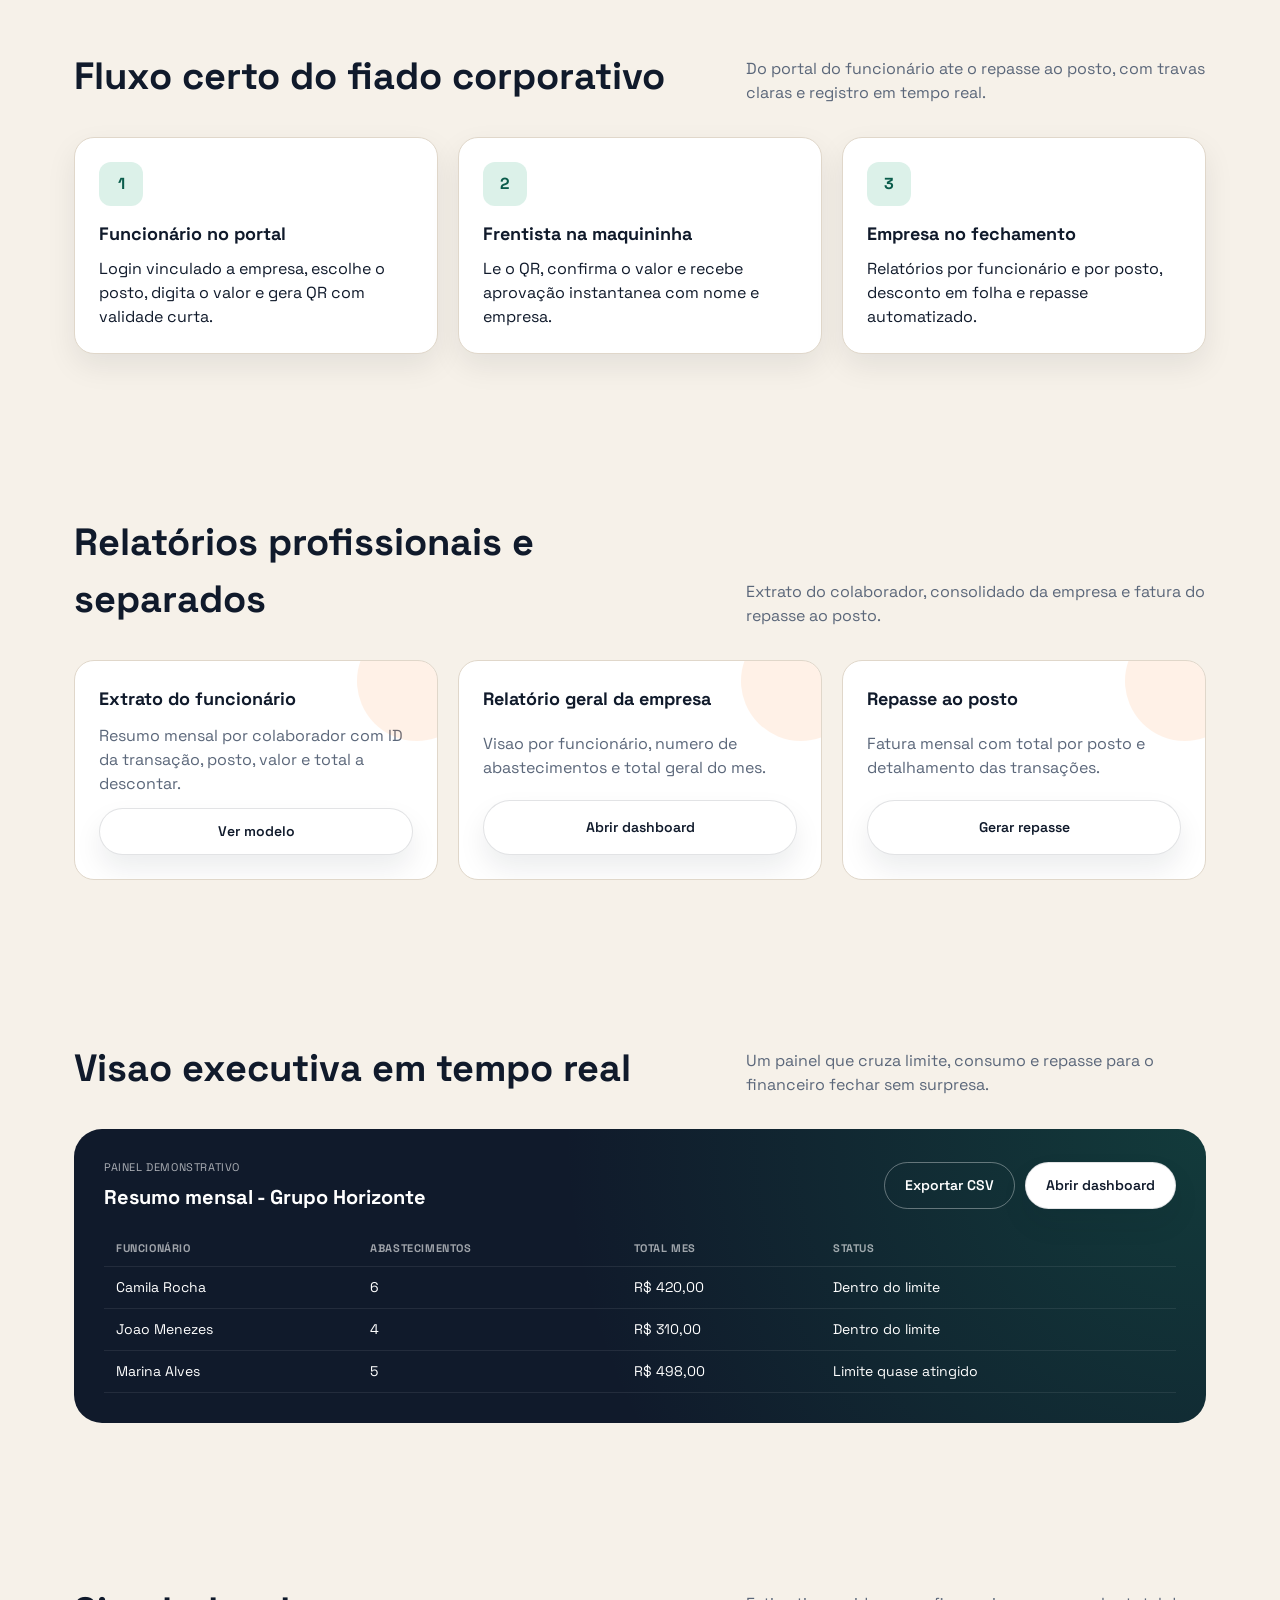
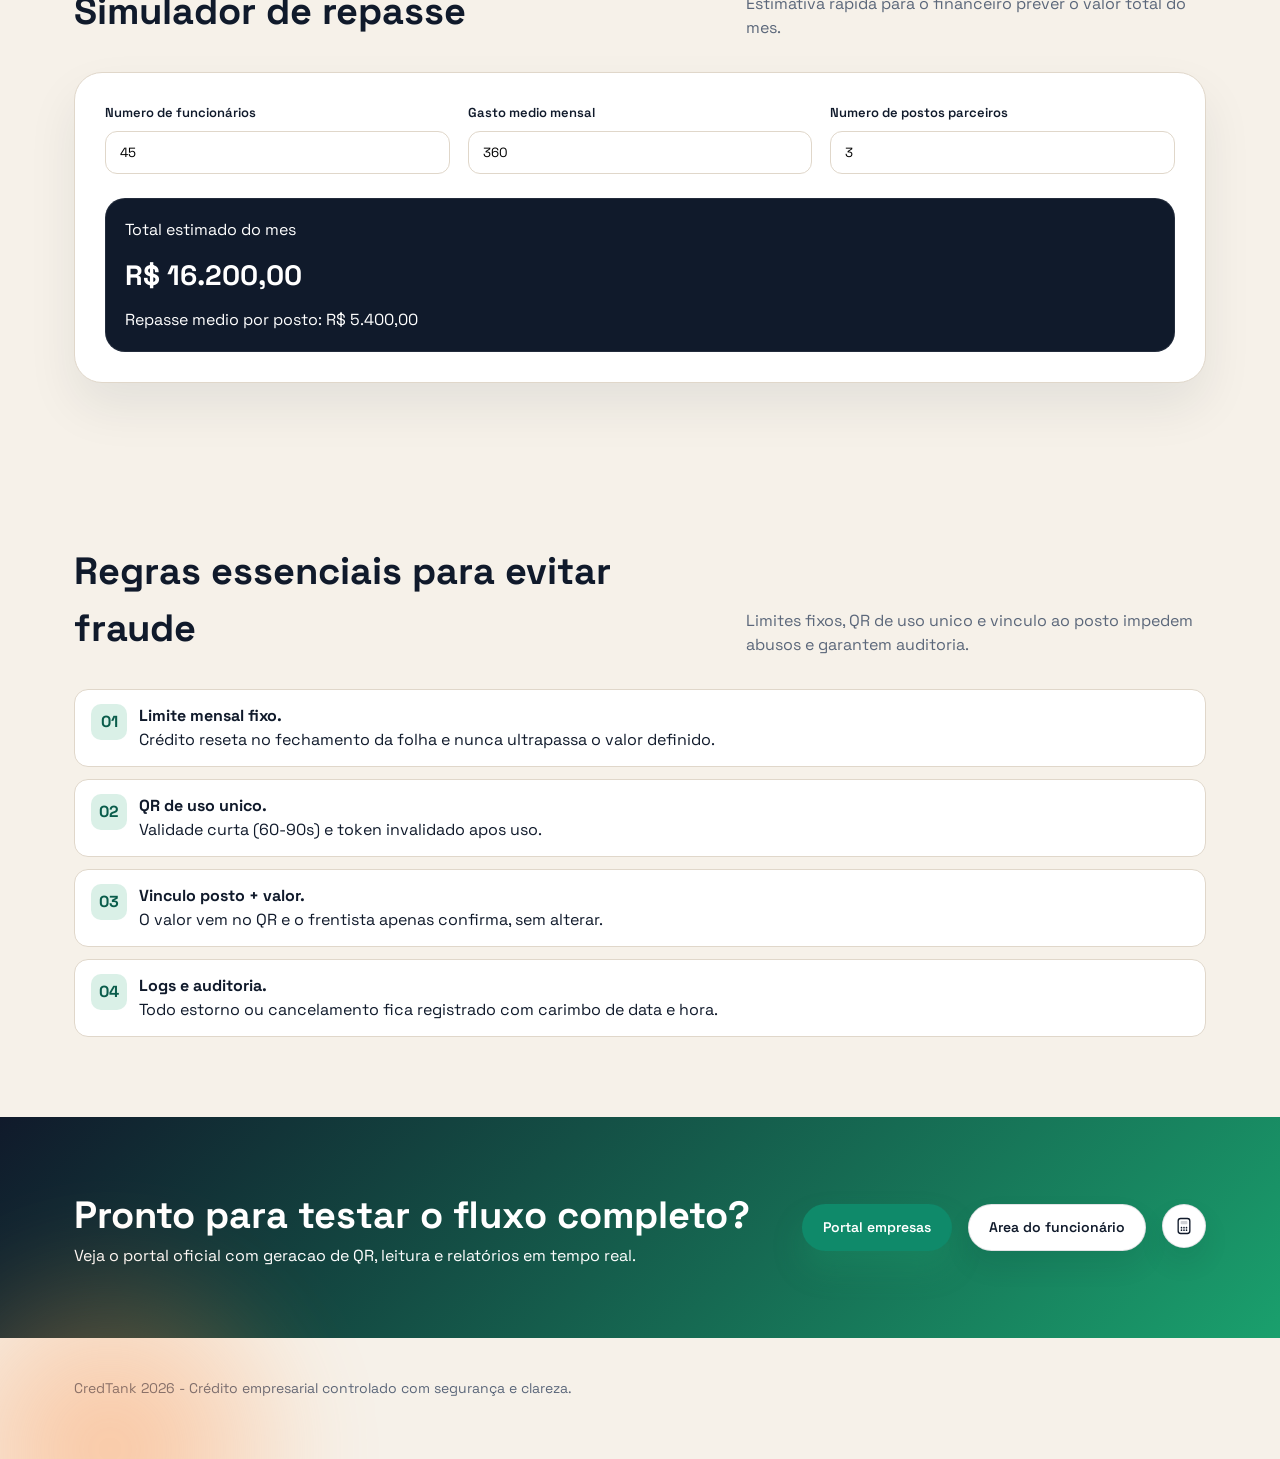
<file: CredTankv2/landing/index.html>
<!doctype html>
<html lang="pt-BR">
  <head>
    <meta charset="utf-8" />
    <meta name="viewport" content="width=device-width, initial-scale=1" />
    <title>Credito Empresarial Controlado | CredTank</title>
    <link rel="icon" href="../assets/credtank-logo.svg" type="image/svg+xml" />
    <link rel="apple-touch-icon" href="../icon-192.png" />
    <link rel="manifest" href="../manifest.json" />
    <meta name="theme-color" content="#0f8a6a" />
    <meta name="apple-mobile-web-app-capable" content="yes" />
    <meta name="apple-mobile-web-app-status-bar-style" content="black-translucent" />
    <meta name="apple-mobile-web-app-title" content="CredTank" />
    <meta name="mobile-web-app-capable" content="yes" />
    <meta
      name="description"
      content="Credito empresarial controlado com QR de uso unico, saldo disponivel, repasse ao posto e relatorios completos para empresa e funcionario."
    />
    <link rel="preconnect" href="https://fonts.googleapis.com" />
    <link rel="preconnect" href="https://fonts.gstatic.com" crossorigin />
    <link
      href="https://fonts.googleapis.com/css2?family=Sora:wght@300;400;600;700&family=Space+Grotesk:wght@400;500;600&display=swap"
      rel="stylesheet"
    />
    <style>
      :root {
        color-scheme: light;
        --bg: #f6f1e9;
        --surface: #ffffff;
        --ink: #101a2b;
        --muted: #5b677a;
        --accent: #0f8a6a;
        --accent-strong: #0a5c4b;
        --accent-warm: #ff8a3d;
        --accent-soft: rgba(15, 138, 106, 0.15);
        --stroke: #e0d7ca;
        --shadow: 0 24px 60px rgba(18, 34, 51, 0.12);
        --radius-xl: 28px;
        --radius-lg: 20px;
        --radius-md: 14px;
        --radius-sm: 10px;
        --grid-max: 1180px;
      }

      * {
        box-sizing: border-box;
        margin: 0;
        padding: 0;
      }

      body {
        font-family: "Space Grotesk", "Sora", sans-serif;
        background: var(--bg);
        color: var(--ink);
        line-height: 1.5;
        min-height: 100vh;
      }

      a {
        color: inherit;
        text-decoration: none;
      }

      img {
        max-width: 100%;
        display: block;
      }

      .page {
        position: relative;
        overflow: hidden;
      }

      .bg-orb {
        position: absolute;
        width: 460px;
        height: 460px;
        border-radius: 50%;
        filter: blur(40px);
        opacity: 0.45;
        z-index: 0;
      }

      .bg-orb.one {
        top: -180px;
        right: -120px;
        background: radial-gradient(circle, #1aa06d 0%, rgba(26, 160, 109, 0) 70%);
      }

      .bg-orb.two {
        bottom: -220px;
        left: -120px;
        background: radial-gradient(circle, #ff8a3d 0%, rgba(255, 138, 61, 0) 70%);
      }

      .grid {
        width: min(100%, var(--grid-max));
        margin: 0 auto;
        padding: 0 24px;
      }

      header {
        position: sticky;
        top: 0;
        z-index: 10;
        background: rgba(246, 241, 233, 0.9);
        backdrop-filter: blur(12px);
        border-bottom: 1px solid rgba(224, 215, 202, 0.7);
      }

      .nav {
        display: flex;
        align-items: center;
        justify-content: space-between;
        padding: 20px 0;
      }

      .logo {
        display: flex;
        align-items: center;
        gap: 12px;
        font-weight: 700;
        letter-spacing: 0.3px;
      }

      .logo-badge {
        width: 112px;
        height: 112px;
        border-radius: 20px;
        background: transparent;
        border: none;
        display: grid;
        place-items: center;
        overflow: visible;
      }

      .logo-badge img {
        width: 100%;
        height: 100%;
        object-fit: contain;
        padding: 0;
        background: transparent;
      }

      .logo-text {
        display: grid;
        gap: 2px;
      }

      .logo-title {
        font-size: 20px;
        letter-spacing: 1px;
      }

      .logo-subtitle {
        font-size: 11px;
        letter-spacing: 0.6px;
        text-transform: uppercase;
        color: var(--accent-strong);
      }

      .nav-links {
        display: flex;
        gap: 20px;
        font-size: 14px;
        color: var(--muted);
      }

      .header-actions {
        display: flex;
        align-items: center;
        gap: 12px;
        flex-wrap: wrap;
      }

      .nav-links a:hover {
        color: var(--ink);
      }

      .btn {
        display: inline-flex;
        align-items: center;
        justify-content: center;
        padding: 12px 20px;
        border-radius: 999px;
        border: 1px solid var(--stroke);
        font-weight: 600;
        font-size: 14px;
        transition: transform 0.2s ease, box-shadow 0.2s ease;
      }

      .btn.primary {
        background: var(--accent);
        color: #fff;
        border-color: transparent;
        box-shadow: 0 18px 30px rgba(26, 160, 109, 0.25);
      }

      .btn.secondary {
        background: #fff;
        color: var(--ink);
        border-color: rgba(16, 26, 43, 0.12);
        box-shadow: 0 14px 28px rgba(16, 26, 43, 0.08);
      }

      .btn.ghost {
        background: transparent;
        border-color: rgba(255, 255, 255, 0.35);
        color: #fff;
      }

      .btn.icon-only {
        width: 44px;
        height: 44px;
        padding: 0;
      }

      .btn-icon {
        width: 20px;
        height: 20px;
      }

      .btn:hover {
        transform: translateY(-1px);
      }

      .hero {
        padding: 70px 0 90px;
        position: relative;
        z-index: 1;
      }

      .hero-grid {
        display: grid;
        grid-template-columns: repeat(auto-fit, minmax(280px, 1fr));
        gap: 40px;
        align-items: center;
      }

      .pill {
        display: inline-flex;
        align-items: center;
        gap: 8px;
        background: var(--accent-soft);
        color: var(--accent-strong);
        border-radius: 999px;
        padding: 6px 14px;
        font-size: 12px;
        font-weight: 600;
        letter-spacing: 0.4px;
        text-transform: uppercase;
      }

      .hero h1 {
        font-size: clamp(32px, 4vw, 52px);
        line-height: 1.05;
        margin: 18px 0 20px;
      }

      .hero p {
        font-size: 18px;
        color: var(--muted);
        margin-bottom: 24px;
      }

      .hero-actions {
        display: flex;
        flex-wrap: wrap;
        gap: 16px;
      }

      .hero-card {
        background: var(--surface);
        border-radius: var(--radius-xl);
        box-shadow: var(--shadow);
        padding: 26px;
        border: 1px solid var(--stroke);
      }

      .hero-card-top {
        display: flex;
        align-items: center;
        justify-content: space-between;
        margin-bottom: 22px;
      }

      .hero-kpi {
        display: grid;
        gap: 6px;
      }

      .hero-kpi strong {
        font-size: 22px;
      }

      .hero-card .badge {
        display: inline-flex;
        align-items: center;
        padding: 6px 10px;
        border-radius: 999px;
        background: #101a2b;
        color: #fff;
        font-size: 12px;
        font-weight: 600;
      }

      .qr-mock {
        width: 100%;
        aspect-ratio: 1;
        border-radius: 18px;
        background: linear-gradient(135deg, #101a2b, #1aa06d);
        display: grid;
        place-items: center;
        padding: 14px;
        margin-bottom: 10px;
        position: relative;
        overflow: hidden;
      }

      .qr-mock canvas {
        width: 100%;
        height: 100%;
        background: #ffffff;
        border-radius: 14px;
      }

      .qr-caption {
        font-size: 12px;
        color: var(--muted);
        text-align: center;
        margin-bottom: 20px;
      }

      .hero-card ul {
        list-style: none;
        display: grid;
        gap: 10px;
        color: var(--muted);
        font-size: 14px;
      }

      .hero-card li {
        display: flex;
        gap: 10px;
        align-items: center;
      }

      .dot {
        width: 8px;
        height: 8px;
        border-radius: 50%;
        background: var(--accent);
      }

      section {
        padding: 80px 0;
      }

      .section-title {
        display: flex;
        align-items: flex-end;
        justify-content: space-between;
        gap: 24px;
        margin-bottom: 32px;
      }

      .section-title h2 {
        font-size: clamp(26px, 3vw, 38px);
      }

      .section-title p {
        color: var(--muted);
        max-width: 460px;
      }

      .flow {
        display: grid;
        grid-template-columns: repeat(auto-fit, minmax(220px, 1fr));
        gap: 20px;
      }

      .flow-card {
        background: var(--surface);
        padding: 24px;
        border-radius: var(--radius-lg);
        border: 1px solid var(--stroke);
        position: relative;
        box-shadow: 0 12px 30px rgba(16, 26, 43, 0.08);
      }

      .flow-card h3 {
        margin: 14px 0 10px;
        font-size: 18px;
      }

      .flow-step {
        width: 44px;
        height: 44px;
        border-radius: 12px;
        background: rgba(26, 160, 109, 0.15);
        display: grid;
        place-items: center;
        font-weight: 700;
        color: var(--accent-strong);
      }

      .report-grid {
        display: grid;
        grid-template-columns: repeat(auto-fit, minmax(240px, 1fr));
        gap: 20px;
      }

      .report-card {
        border-radius: var(--radius-lg);
        padding: 24px;
        background: #fff;
        border: 1px solid var(--stroke);
        display: grid;
        gap: 12px;
        position: relative;
        overflow: hidden;
      }

      .report-card::after {
        content: "";
        position: absolute;
        right: -40px;
        top: -40px;
        width: 120px;
        height: 120px;
        border-radius: 50%;
        background: rgba(255, 138, 61, 0.12);
      }

      .report-card h3 {
        font-size: 18px;
      }

      .report-card p {
        color: var(--muted);
      }

      .dashboard {
        background: #101a2b;
        border-radius: var(--radius-xl);
        padding: 30px;
        color: #fff;
        display: grid;
        gap: 18px;
        overflow: hidden;
        position: relative;
      }

      .dashboard-header {
        display: flex;
        align-items: center;
        justify-content: space-between;
        gap: 18px;
        flex-wrap: wrap;
      }

      .dashboard-title {
        display: grid;
        gap: 6px;
      }

      .dashboard-meta {
        font-size: 11px;
        letter-spacing: 0.6px;
        text-transform: uppercase;
        color: rgba(255, 255, 255, 0.65);
      }

      .dashboard-actions {
        display: flex;
        flex-wrap: wrap;
        gap: 10px;
      }

      .dashboard::before {
        content: "";
        position: absolute;
        inset: 0;
        background: radial-gradient(circle at top right, rgba(26, 160, 109, 0.35), transparent 55%);
        opacity: 0.7;
      }

      .dashboard * {
        position: relative;
      }

      .dashboard h3 {
        font-size: 20px;
      }

      .table {
        width: 100%;
        border-collapse: collapse;
        font-size: 14px;
      }

      .table th,
      .table td {
        text-align: left;
        padding: 10px 12px;
      }

      .table th {
        text-transform: uppercase;
        font-size: 11px;
        letter-spacing: 0.6px;
        color: rgba(255, 255, 255, 0.6);
      }

      .table tr {
        border-bottom: 1px solid rgba(255, 255, 255, 0.08);
      }

      .simulator {
        background: #fff;
        border-radius: var(--radius-xl);
        padding: 30px;
        border: 1px solid var(--stroke);
        display: grid;
        gap: 24px;
        box-shadow: 0 24px 50px rgba(18, 34, 51, 0.08);
      }

      .simulator-grid {
        display: grid;
        grid-template-columns: repeat(auto-fit, minmax(220px, 1fr));
        gap: 18px;
      }

      .field {
        display: grid;
        gap: 8px;
      }

      .field label {
        font-weight: 600;
        font-size: 13px;
      }

      .field input,
      .field select {
        padding: 12px 14px;
        border-radius: 12px;
        border: 1px solid var(--stroke);
        font-family: inherit;
      }

      .simulator-output {
        background: #101a2b;
        border-radius: var(--radius-lg);
        padding: 20px;
        color: #fff;
        display: grid;
        gap: 12px;
        box-shadow: inset 0 0 0 1px rgba(255, 255, 255, 0.08);
      }

      .simulator-output .value {
        font-size: 28px;
        font-weight: 700;
      }

      .whatsapp-float {
        position: fixed;
        right: 28px;
        bottom: 28px;
        display: inline-flex;
        align-items: center;
        gap: 10px;
        background: #25d366;
        color: #fff;
        padding: 12px 18px;
        border-radius: 999px;
        box-shadow: 0 22px 44px rgba(37, 211, 102, 0.35);
        font-weight: 600;
        z-index: 20;
      }

      .whatsapp-float svg {
        width: 18px;
        height: 18px;
      }

      @media (max-width: 640px) {
        .whatsapp-float {
          right: 16px;
          bottom: 16px;
          padding: 12px;
        }

        .whatsapp-float span {
          display: none;
        }
      }

      .rules {
        display: grid;
        gap: 12px;
      }

      .rule {
        display: flex;
        gap: 12px;
        align-items: flex-start;
        padding: 14px 16px;
        background: #fff;
        border-radius: var(--radius-md);
        border: 1px solid var(--stroke);
      }

      .rule span {
        width: 36px;
        height: 36px;
        border-radius: 10px;
        background: rgba(26, 160, 109, 0.16);
        display: grid;
        place-items: center;
        color: var(--accent-strong);
        font-weight: 700;
      }

      .cta {
        background: linear-gradient(135deg, #101a2b, #1aa06d);
        color: #fff;
        padding: 70px 0;
      }

      .cta-grid {
        display: flex;
        flex-wrap: wrap;
        gap: 24px;
        align-items: center;
        justify-content: space-between;
      }

      .cta h2 {
        font-size: clamp(24px, 3vw, 38px);
      }

      footer {
        padding: 40px 0 60px;
        color: var(--muted);
        font-size: 14px;
      }

      .reveal {
        opacity: 0;
        transform: translateY(20px);
        transition: opacity 0.6s ease, transform 0.6s ease;
      }

      .reveal.is-visible {
        opacity: 1;
        transform: translateY(0);
      }

      @media (max-width: 860px) {
        .nav-links {
          display: none;
        }

        .hero {
          padding-top: 40px;
        }
      }

      @media (max-width: 640px) {
        .logo-badge {
          width: 88px;
          height: 88px;
        }

        .logo-title {
          font-size: 18px;
        }

        .logo-subtitle {
          font-size: 10px;
        }

        .hero-actions {
          flex-direction: column;
          align-items: stretch;
        }

        .section-title {
          flex-direction: column;
          align-items: flex-start;
        }
      }

      @media (prefers-reduced-motion: reduce) {
        .btn,
        .reveal {
          transition: none;
        }
      }
    </style>
  </head>
  <body>
    <div class="page">
      <div class="bg-orb one"></div>
      <div class="bg-orb two"></div>

      <header>
        <div class="grid nav">
          <div class="logo">
            <div class="logo-badge">
              <img src="../assets/Logo.png" alt="CredTank" />
            </div>
            <div class="logo-text">
              <span class="logo-title">CREDTANK</span>
              <span class="logo-subtitle">Controle e cr&eacute;dito</span>
            </div>
          </div>
          <nav class="nav-links">
            <a href="#acessos">Acessos</a>
            <a href="#fluxo">Fluxo</a>
            <a href="#relatorios">Relatorios</a>
            <a href="#simulador">Simulador</a>
            <a href="#regras">Regras</a>
          </nav>
          <div class="header-actions">
            <a class="btn secondary" href="../portal/app.html?role=funcionario">Area do funcionario</a>
            <a
              class="btn secondary icon-only"
              href="../maquininha.html"
              aria-label="Area da maquininha"
              title="Area da maquininha"
            >
              <svg class="btn-icon" viewBox="0 0 24 24" aria-hidden="true">
                <rect x="5" y="3" width="14" height="18" rx="3" fill="none" stroke="currentColor" stroke-width="1.6" />
                <rect x="8" y="6" width="8" height="4" rx="1" fill="currentColor" opacity="0.2" />
                <circle cx="9" cy="14" r="1" fill="currentColor" />
                <circle cx="12" cy="14" r="1" fill="currentColor" />
                <circle cx="15" cy="14" r="1" fill="currentColor" />
                <circle cx="9" cy="17" r="1" fill="currentColor" />
                <circle cx="12" cy="17" r="1" fill="currentColor" />
                <circle cx="15" cy="17" r="1" fill="currentColor" />
              </svg>
            </a>
            <a class="btn primary" href="../portal/app.html?role=empresa">Portal empresas</a>
          </div>
        </div>
      </header>

      <main>
        <section class="hero">
          <div class="grid hero-grid">
            <div>
              <span class="pill">Credito empresarial controlado</span>
              <h1>Credito empresarial pronto para escalar em varias empresas.</h1>
              <p>
                Plataforma multicliente com saldo disponivel, QR de uso unico e relatorios por empresa, funcionario e posto.
                Tudo integrado, auditavel e simples de operar.
              </p>
              <div class="hero-actions">
                <a class="btn primary" href="../portal/app.html?role=empresa">Portal empresas</a>
                <a class="btn secondary" href="../portal/app.html?role=funcionario">Area do funcionario</a>
                <a
                  class="btn secondary icon-only"
                  href="../maquininha.html"
                  aria-label="Area da maquininha"
                  title="Area da maquininha"
                >
                  <svg class="btn-icon" viewBox="0 0 24 24" aria-hidden="true">
                    <rect x="5" y="3" width="14" height="18" rx="3" fill="none" stroke="currentColor" stroke-width="1.6" />
                    <rect x="8" y="6" width="8" height="4" rx="1" fill="currentColor" opacity="0.2" />
                    <circle cx="9" cy="14" r="1" fill="currentColor" />
                    <circle cx="12" cy="14" r="1" fill="currentColor" />
                    <circle cx="15" cy="14" r="1" fill="currentColor" />
                    <circle cx="9" cy="17" r="1" fill="currentColor" />
                    <circle cx="12" cy="17" r="1" fill="currentColor" />
                    <circle cx="15" cy="17" r="1" fill="currentColor" />
                  </svg>
                </a>
              </div>
            </div>
            <div class="hero-card">
              <div class="hero-card-top">
                <div class="hero-kpi">
                  <span>Credito mensal</span>
                  <strong>R$ 500,00</strong>
                </div>
                <span class="badge">Uso unico</span>
              </div>
              <div class="qr-mock">
                <canvas class="qr-canvas" width="240" height="240" aria-label="QR demonstrativo"></canvas>
              </div>
              <div class="qr-caption">QR dinamico 60s</div>
              <ul>
                <li><span class="dot"></span>Token assinado e vinculado ao posto</li>
                <li><span class="dot"></span>Saldo abatido na hora da confirmacao</li>
                <li><span class="dot"></span>Auditoria completa por transacao</li>
              </ul>
            </div>
          </div>
        </section>

        <section id="acessos" class="reveal">
          <div class="grid">
            <div class="section-title">
              <h2>Acessos do portal</h2>
              <p>Quatro perfis claros para vender e operar: administrador, empresa contratante, funcionario e posto.</p>
            </div>
            <div class="report-grid">
              <div class="report-card">
                <h3>Administrador</h3>
                <p>Controle total do ecossistema, cadastros, limites globais e auditoria completa.</p>
                <a class="btn secondary" href="../portal/app.html?role=admin">Entrar no admin</a>
              </div>
              <div class="report-card">
                <h3>Empresa contratante</h3>
                <p>Dashboard da sua empresa, relatorios por funcionario e repasse fechado por posto.</p>
                <a class="btn secondary" href="../portal/app.html?role=empresa">Entrar como empresa</a>
              </div>
              <div class="report-card">
                <h3>Funcionario</h3>
                <p>Area direta para gerar QR, acompanhar saldo e visualizar extrato mensal.</p>
                <a class="btn secondary" href="../portal/app.html?role=funcionario">Area do funcionario</a>
              </div>
              <div class="report-card">
                <h3>Posto / maquininha</h3>
                <p>Leitura rapida do QR, confirmacao e aprovacao instantanea no caixa.</p>
                <a class="btn secondary" href="../maquininha.html">Abrir leitor do posto</a>
              </div>
            </div>
          </div>
        </section>

        <section id="fluxo" class="reveal">
          <div class="grid">
            <div class="section-title">
              <h2>Fluxo certo do fiado corporativo</h2>
              <p>Do portal do funcionario ate o repasse ao posto, com travas claras e registro em tempo real.</p>
            </div>
            <div class="flow">
              <div class="flow-card">
                <div class="flow-step">1</div>
                <h3>Funcionario no portal</h3>
                <p>Login vinculado a empresa, escolhe o posto, digita o valor e gera QR com validade curta.</p>
              </div>
              <div class="flow-card">
                <div class="flow-step">2</div>
                <h3>Frentista na maquininha</h3>
                <p>Le o QR, confirma o valor e recebe aprovacao instantanea com nome e empresa.</p>
              </div>
              <div class="flow-card">
                <div class="flow-step">3</div>
                <h3>Empresa no fechamento</h3>
                <p>Relatorios por funcionario e por posto, desconto em folha e repasse automatizado.</p>
              </div>
            </div>
          </div>
        </section>

        <section id="relatorios" class="reveal">
          <div class="grid">
            <div class="section-title">
              <h2>Relatorios profissionais e separados</h2>
              <p>Extrato do colaborador, consolidado da empresa e fatura do repasse ao posto.</p>
            </div>
            <div class="report-grid">
              <div class="report-card">
                <h3>Extrato do funcionario</h3>
                <p>Resumo mensal por colaborador com ID da transacao, posto, valor e total a descontar.</p>
                <a class="btn secondary" href="../portal/app.html?role=funcionario">Ver modelo</a>
              </div>
              <div class="report-card">
                <h3>Relatorio geral da empresa</h3>
                <p>Visao por funcionario, numero de abastecimentos e total geral do mes.</p>
                <a class="btn secondary" href="../portal/app.html?role=empresa">Abrir dashboard</a>
              </div>
              <div class="report-card">
                <h3>Repasse ao posto</h3>
                <p>Fatura mensal com total por posto e detalhamento das transacoes.</p>
                <a class="btn secondary" href="../portal/app.html?role=empresa">Gerar repasse</a>
              </div>
            </div>
          </div>
        </section>

        <section class="reveal">
          <div class="grid">
            <div class="section-title">
              <h2>Visao executiva em tempo real</h2>
              <p>Um painel que cruza limite, consumo e repasse para o financeiro fechar sem surpresa.</p>
            </div>
            <div class="dashboard">
              <div class="dashboard-header">
                <div class="dashboard-title">
                  <div class="dashboard-meta">Painel demonstrativo</div>
                  <h3>Resumo mensal - Grupo Horizonte</h3>
                </div>
                <div class="dashboard-actions">
                  <a class="btn ghost" href="portal/app.html?role=empresa">Exportar CSV</a>
                  <a class="btn secondary" href="portal/app.html?role=empresa">Abrir dashboard</a>
                </div>
              </div>
              <table class="table">
                <thead>
                  <tr>
                    <th>Funcionario</th>
                    <th>Abastecimentos</th>
                    <th>Total mes</th>
                    <th>Status</th>
                  </tr>
                </thead>
                <tbody>
                  <tr>
                    <td>Camila Rocha</td>
                    <td>6</td>
                    <td>R$ 420,00</td>
                    <td>Dentro do limite</td>
                  </tr>
                  <tr>
                    <td>Joao Menezes</td>
                    <td>4</td>
                    <td>R$ 310,00</td>
                    <td>Dentro do limite</td>
                  </tr>
                  <tr>
                    <td>Marina Alves</td>
                    <td>5</td>
                    <td>R$ 498,00</td>
                    <td>Limite quase atingido</td>
                  </tr>
                </tbody>
              </table>
            </div>
          </div>
        </section>

        <section id="simulador" class="reveal">
          <div class="grid">
            <div class="section-title">
              <h2>Simulador de repasse</h2>
              <p>Estimativa rapida para o financeiro prever o valor total do mes.</p>
            </div>
            <div class="simulator">
              <div class="simulator-grid">
                <div class="field">
                  <label for="sim-people">Numero de funcionarios</label>
                  <input id="sim-people" type="number" min="1" value="45" />
                </div>
                <div class="field">
                  <label for="sim-spend">Gasto medio mensal</label>
                  <input id="sim-spend" type="number" min="0" step="10" value="360" />
                </div>
                <div class="field">
                  <label for="sim-postos">Numero de postos parceiros</label>
                  <input id="sim-postos" type="number" min="1" value="3" />
                </div>
              </div>
              <div class="simulator-output">
                <div>Total estimado do mes</div>
                <div class="value" id="sim-total">R$ 16.200,00</div>
                <div id="sim-posto-breakdown">Repasse medio por posto: R$ 5.400,00</div>
              </div>
            </div>
          </div>
        </section>

        <section id="regras" class="reveal">
          <div class="grid">
            <div class="section-title">
              <h2>Regras essenciais para evitar fraude</h2>
              <p>Limites fixos, QR de uso unico e vinculo ao posto impedem abusos e garantem auditoria.</p>
            </div>
            <div class="rules">
              <div class="rule">
                <span>01</span>
                <div>
                  <strong>Limite mensal fixo.</strong>
                  <div>Credito reseta no fechamento da folha e nunca ultrapassa o valor definido.</div>
                </div>
              </div>
              <div class="rule">
                <span>02</span>
                <div>
                  <strong>QR de uso unico.</strong>
                  <div>Validade curta (60-90s) e token invalidado apos uso.</div>
                </div>
              </div>
              <div class="rule">
                <span>03</span>
                <div>
                  <strong>Vinculo posto + valor.</strong>
                  <div>O valor vem no QR e o frentista apenas confirma, sem alterar.</div>
                </div>
              </div>
              <div class="rule">
                <span>04</span>
                <div>
                  <strong>Logs e auditoria.</strong>
                  <div>Todo estorno ou cancelamento fica registrado com carimbo de data e hora.</div>
                </div>
              </div>
            </div>
          </div>
        </section>

        <section class="cta">
          <div class="grid cta-grid">
            <div>
              <h2>Pronto para testar o fluxo completo?</h2>
              <p>Veja o portal oficial com geracao de QR, leitura e relatorios em tempo real.</p>
            </div>
            <div class="hero-actions">
              <a class="btn primary" href="../portal/app.html?role=empresa">Portal empresas</a>
              <a class="btn secondary" href="../portal/app.html?role=funcionario">Area do funcionario</a>
              <a
                class="btn secondary icon-only"
                href="../maquininha.html"
                aria-label="Area da maquininha"
                title="Area da maquininha"
              >
                <svg class="btn-icon" viewBox="0 0 24 24" aria-hidden="true">
                  <rect x="5" y="3" width="14" height="18" rx="3" fill="none" stroke="currentColor" stroke-width="1.6" />
                  <rect x="8" y="6" width="8" height="4" rx="1" fill="currentColor" opacity="0.2" />
                  <circle cx="9" cy="14" r="1" fill="currentColor" />
                  <circle cx="12" cy="14" r="1" fill="currentColor" />
                  <circle cx="15" cy="14" r="1" fill="currentColor" />
                  <circle cx="9" cy="17" r="1" fill="currentColor" />
                  <circle cx="12" cy="17" r="1" fill="currentColor" />
                  <circle cx="15" cy="17" r="1" fill="currentColor" />
                </svg>
              </a>
            </div>
          </div>
        </section>
      </main>

      <footer>
        <div class="grid">
          <div>CredTank 2026 - Credito empresarial controlado com seguranca e clareza.</div>
        </div>
      </footer>
      <a
        class="whatsapp-float"
        href="https://wa.me/5500000000000"
        target="_blank"
        rel="noopener"
        aria-label="Fale com a equipe no WhatsApp"
      >
        <svg viewBox="0 0 24 24" aria-hidden="true">
          <path
            fill="currentColor"
            d="M17.472 14.382c-.297-.149-1.758-.867-2.03-.967-.273-.099-.472-.148-.67.15-.198.297-.767.966-.94 1.164-.173.198-.347.223-.644.075-.297-.149-1.255-.463-2.39-1.475-.883-.788-1.48-1.761-1.653-2.059-.173-.297-.018-.458.13-.606.134-.133.298-.347.446-.52.149-.174.198-.298.298-.497.099-.198.05-.372-.025-.521-.075-.149-.67-1.612-.916-2.207-.242-.579-.487-.5-.67-.51-.173-.008-.372-.01-.57-.01-.198 0-.52.074-.792.372-.272.297-1.04 1.016-1.04 2.479 0 1.463 1.066 2.875 1.214 3.074.149.198 2.1 3.2 5.077 4.487.709.306 1.262.489 1.694.626.712.226 1.36.194 1.872.118.571-.085 1.758-.719 2.006-1.413.248-.695.248-1.291.173-1.413-.074-.123-.272-.198-.57-.347M12.047 21.785h-.004a9.87 9.87 0 0 1-5.031-1.378l-.361-.214-3.741.982.998-3.648-.235-.374a9.86 9.86 0 1 1 8.374 4.632m8.94-14.177A11.82 11.82 0 0 0 12.577 4.12c-6.55 0-11.87 5.32-11.87 11.87 0 2.116.547 4.186 1.588 6.015L0 24l6.245-1.64a11.82 11.82 0 0 0 5.61 1.43h.005c6.55 0 11.87-5.32 11.87-11.87a11.82 11.82 0 0 0-3.44-8.312z"
          />
        </svg>
        <span>WhatsApp</span>
      </a>
    </div>
    <script src="../assets/qrious.min.js"></script>
    <script src="../assets/pt-br-fix.js"></script>
    <script>
      const formatBRL = (value) =>
        new Intl.NumberFormat("pt-BR", { style: "currency", currency: "BRL" }).format(value);

      const simPeople = document.getElementById("sim-people");
      const simSpend = document.getElementById("sim-spend");
      const simPostos = document.getElementById("sim-postos");
      const simTotal = document.getElementById("sim-total");
      const simBreakdown = document.getElementById("sim-posto-breakdown");

      function updateSimulator() {
        const people = Math.max(1, Number(simPeople.value || 0));
        const spend = Math.max(0, Number(simSpend.value || 0));
        const postos = Math.max(1, Number(simPostos.value || 0));
        const total = people * spend;
        simTotal.textContent = formatBRL(total);
        simBreakdown.textContent = `Repasse medio por posto: ${formatBRL(total / postos)}`;
      }

      [simPeople, simSpend, simPostos].forEach((input) => {
        input.addEventListener("input", updateSimulator);
      });

      updateSimulator();

      function initHeroQr() {
        const canvas = document.querySelector(".qr-mock canvas");
        if (!canvas || !window.QRious) return;
        const baseValue = "CREDTANK-DEMO";
        const makeValue = () => `${baseValue}-${Math.floor(Date.now() / 60000)}`;
        const qr = new window.QRious({
          element: canvas,
          value: makeValue(),
          size: canvas.width,
          level: "M",
          foreground: "#0f172a",
          background: "#ffffff",
        });
        setInterval(() => {
          qr.set({ value: makeValue() });
        }, 60000);
      }

      initHeroQr();

      const observer = new IntersectionObserver(
        (entries) => {
          entries.forEach((entry) => {
            if (entry.isIntersecting) {
              entry.target.classList.add("is-visible");
              observer.unobserve(entry.target);
            }
          });
        },
        { threshold: 0.2 }
      );

      document.querySelectorAll(".reveal").forEach((el) => observer.observe(el));

      if ("serviceWorker" in navigator) {
        window.addEventListener("load", () => {
          navigator.serviceWorker.register("../service-worker.js?v=2026-08-13.1");
        });
      }
    </script>
  </body>
</html>
</file>
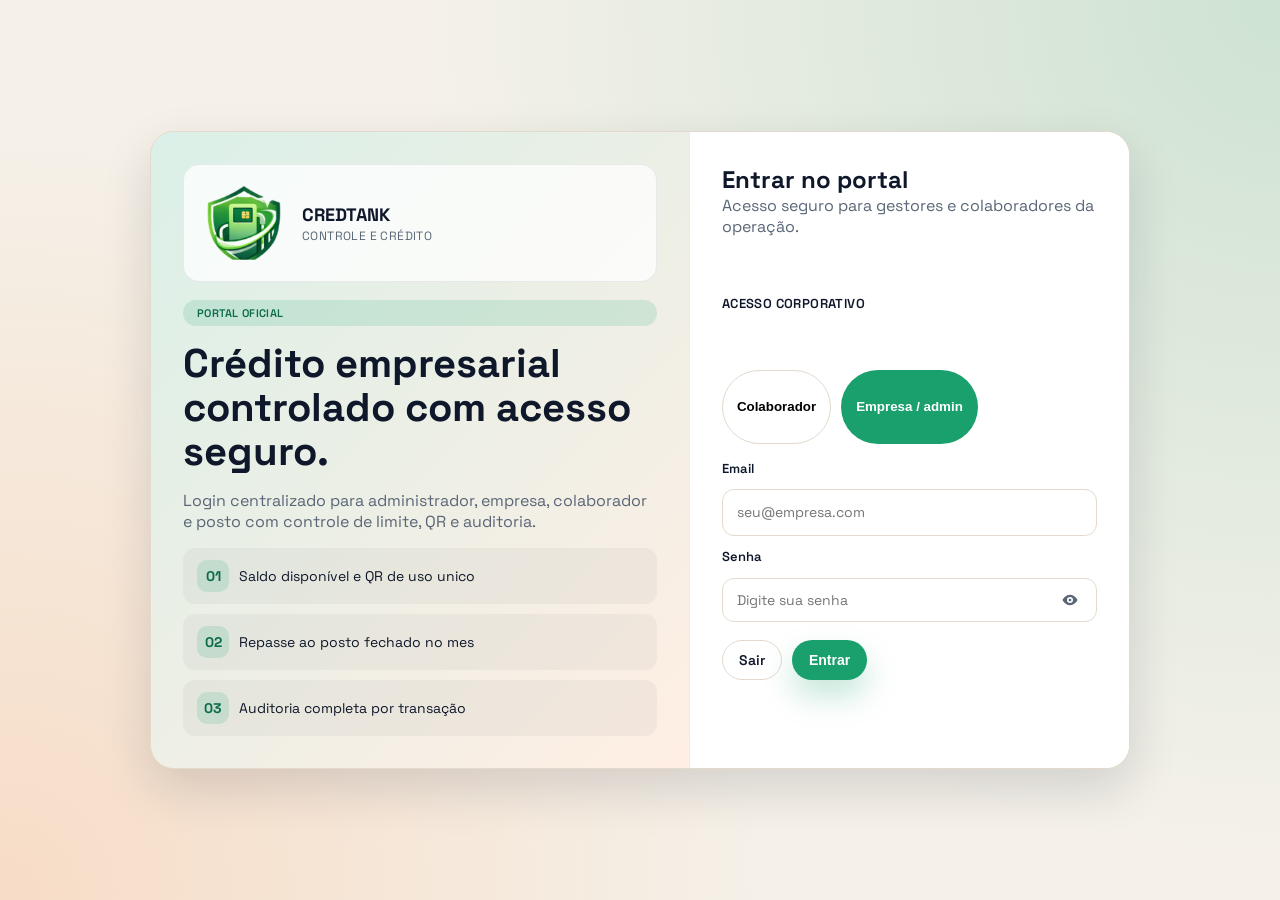
<file: CredTankv2/app.html>
<!doctype html>
<html lang="pt-BR">
  <head>
    <meta charset="utf-8" />
    <meta name="viewport" content="width=device-width, initial-scale=1" />
    <title>Redirecionando | CredTank</title>
    <meta http-equiv="refresh" content="0; url=portal/app.html?v=2026-08-13.1" />
    <link rel="icon" href="assets/credtank-logo.svg" type="image/svg+xml" />
    <style>
      body {
        font-family: "Space Grotesk", "Sora", sans-serif;
        background: #f6f1e9;
        color: #101a2b;
        min-height: 100vh;
        display: flex;
        align-items: center;
        justify-content: center;
        text-align: center;
        padding: 24px;
      }
      a {
        color: #1aa06d;
        font-weight: 600;
      }
    </style>
  </head>
  <body>
    <div>
      <h1>Redirecionando para o portal...</h1>
      <p>Se nao abrir automaticamente, clique abaixo.</p>
      <p><a href="portal/app.html?v=2026-08-13.1">Abrir portal</a></p>
    </div>
    <script src="assets/pt-br-fix.js"></script>
    <script>window.location.replace("portal/app.html?v=2026-08-13.1");</script>
  </body>
</html>
</file>
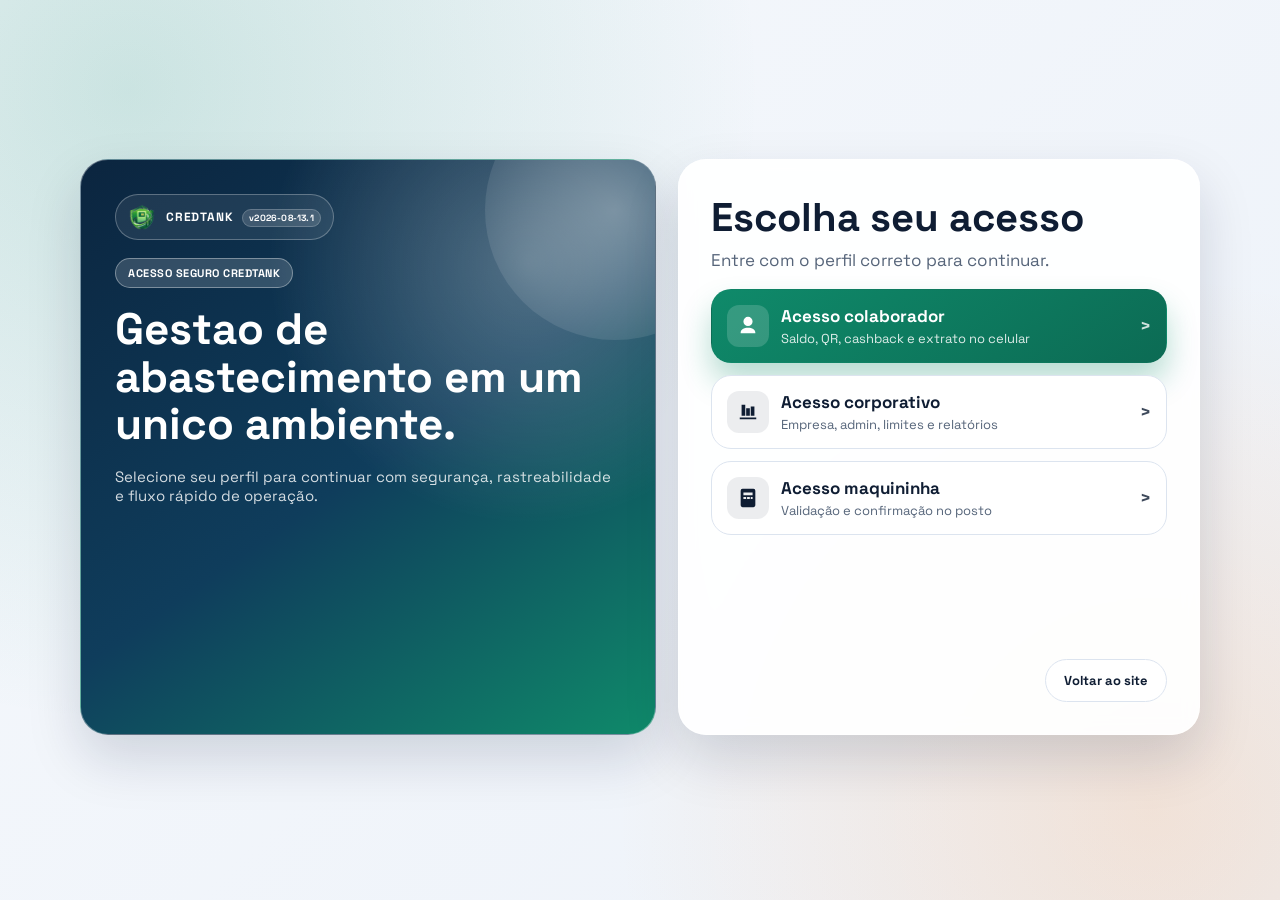
<file: CredTankv2/login.html>
<!doctype html>
<html lang="pt-BR">
  <head>
    <meta charset="utf-8" />
    <meta name="viewport" content="width=device-width, initial-scale=1, viewport-fit=cover" />
    <title>Login | CredTank</title>
    <link rel="icon" href="assets/credtank-logo.svg" type="image/svg+xml" />
    <link rel="apple-touch-icon" href="icon-192.png" />
    <link rel="manifest" href="manifest.json" />
    <meta name="theme-color" content="#1aa06d" />
    <link rel="preconnect" href="https://fonts.googleapis.com" />
    <link rel="preconnect" href="https://fonts.gstatic.com" crossorigin />
    <link
      href="https://fonts.googleapis.com/css2?family=Sora:wght@300;400;600;700&family=Space+Grotesk:wght@400;500;600&display=swap"
      rel="stylesheet"
    />
    <link rel="stylesheet" href="styles.css" />
  </head>
  <body class="entry-page">
    <main class="entry-shell">
      <section class="entry-hero">
        <div class="entry-brand">
          <img src="assets/Logo.png" alt="CredTank" />
          <span>CREDTANK <small class="entry-version">v2026-08-13.1</small></span>
        </div>
        <span class="entry-badge">Acesso seguro CredTank</span>
        <h1>Gestao de abastecimento em um unico ambiente.</h1>
        <p>Selecione seu perfil para continuar com seguranca, rastreabilidade e fluxo rapido de operacao.</p>
      </section>

      <section class="entry-card">
        <div>
          <h2>Escolha seu acesso</h2>
          <p class="entry-sub">Entre com o perfil correto para continuar.</p>
        </div>
        <div class="login-actions">
          <a class="login-option primary" href="portal/app.html?role=funcionario&v=2026-08-13.1">
            <span class="option-icon" aria-hidden="true">
              <svg viewBox="0 0 24 24">
                <path
                  fill="currentColor"
                  d="M12 12a5 5 0 1 0-5-5 5 5 0 0 0 5 5Zm0 2c-4.4 0-8 2.2-8 5v1h16v-1c0-2.8-3.6-5-8-5Z"
                />
              </svg>
            </span>
            <span class="option-text">
              <span class="option-title">Acesso colaborador</span>
              <span class="option-meta">Saldo, QR, cashback e extrato no celular</span>
            </span>
            <span class="option-arrow" aria-hidden="true">&gt;</span>
          </a>

          <a class="login-option" href="portal/app.html?role=empresa&v=2026-08-13.1">
            <span class="option-icon" aria-hidden="true">
              <svg viewBox="0 0 24 24">
                <path
                  fill="currentColor"
                  d="M3 20h18v-2H3Zm2-4h4V4H5Zm5 0h4V8h-4Zm5 0h4V6h-4Z"
                />
              </svg>
            </span>
            <span class="option-text">
              <span class="option-title">Acesso corporativo</span>
              <span class="option-meta">Empresa, admin, limites e relatorios</span>
            </span>
            <span class="option-arrow" aria-hidden="true">&gt;</span>
          </a>

          <a class="login-option" href="maquininha.html">
            <span class="option-icon" aria-hidden="true">
              <svg viewBox="0 0 24 24">
                <path
                  fill="currentColor"
                  d="M6 2h12a2 2 0 0 1 2 2v16a2 2 0 0 1-2 2H6a2 2 0 0 1-2-2V4a2 2 0 0 1 2-2Zm1 4v3h10V6Zm0 5v2h3v-2Zm4 0v2h3v-2Zm4 0v2h2v-2Z"
                />
              </svg>
            </span>
            <span class="option-text">
              <span class="option-title">Acesso maquininha</span>
              <span class="option-meta">Validacao e confirmacao no posto</span>
            </span>
            <span class="option-arrow" aria-hidden="true">&gt;</span>
          </a>
        </div>
        <div class="entry-actions" id="entry-actions">
          <button class="btn primary small app-install hidden" id="install-app-btn" type="button">Instalar aplicativo</button>
          <a class="btn small" id="back-to-site-link" href="index.html?mobile=site">Voltar ao site</a>
        </div>
        <p class="install-message hidden" id="install-app-message"></p>
      </section>
    </main>
    <script src="assets/pt-br-fix.js"></script>
    <script>
      function runEntryMobileAnimation() {
        const userAgent = navigator.userAgent || "";
        const mobileUa = /Android|iPhone|iPad|iPod|Mobile|wv/i.test(userAgent);
        const isCompact = window.matchMedia ? window.matchMedia("(max-width: 900px)").matches : false;
        const isCoarsePointer = window.matchMedia
          ? window.matchMedia("(pointer: coarse)").matches || window.matchMedia("(any-pointer: coarse)").matches
          : false;
        const noHover = window.matchMedia
          ? window.matchMedia("(hover: none)").matches || window.matchMedia("(any-hover: none)").matches
          : false;
        const isMobile = isCompact && (isCoarsePointer || noHover || mobileUa);
        if (!isMobile) return;
        document.body.classList.add("entry-mobile-animating");
        requestAnimationFrame(() => {
          requestAnimationFrame(() => {
            document.body.classList.add("entry-mobile-ready");
          });
        });
      }

      if (document.readyState === "loading") {
        document.addEventListener("DOMContentLoaded", runEntryMobileAnimation, { once: true });
      } else {
        runEntryMobileAnimation();
      }

      const isAndroidWebViewApp = /CredTankAndroid\/1\.0/i.test(navigator.userAgent || "");
      if (isAndroidWebViewApp) {
        const backLink = document.getElementById("back-to-site-link");
        const entryActions = document.getElementById("entry-actions");
        if (backLink) backLink.style.display = "none";
        if (entryActions) entryActions.style.display = "none";
      }

      let deferredInstallPrompt = null;
      const installButton = document.getElementById("install-app-btn");
      const installMessage = document.getElementById("install-app-message");
      const isStandalone =
        window.matchMedia?.("(display-mode: standalone)")?.matches || window.navigator.standalone === true;

      function setInstallMessage(text) {
        if (!installMessage) return;
        installMessage.textContent = text || "";
        installMessage.classList.toggle("hidden", !text);
      }

      function showInstallButton() {
        if (!installButton || isStandalone || isAndroidWebViewApp) return;
        installButton.classList.remove("hidden");
      }

      window.addEventListener("beforeinstallprompt", (event) => {
        event.preventDefault();
        deferredInstallPrompt = event;
        showInstallButton();
        setInstallMessage("");
      });

      window.addEventListener("appinstalled", () => {
        deferredInstallPrompt = null;
        if (installButton) installButton.classList.add("hidden");
        setInstallMessage("Aplicativo instalado.");
      });

      if (installButton) {
        const mobileBrowser = /Android|iPhone|iPad|iPod|Mobile/i.test(navigator.userAgent || "");
        if (mobileBrowser) {
          showInstallButton();
        }
        installButton.addEventListener("click", async () => {
          if (deferredInstallPrompt) {
            deferredInstallPrompt.prompt();
            const choice = await deferredInstallPrompt.userChoice.catch(() => null);
            deferredInstallPrompt = null;
            if (choice?.outcome === "accepted") {
              installButton.classList.add("hidden");
              setInstallMessage("Aplicativo instalado.");
            } else {
              setInstallMessage("Instalacao cancelada.");
            }
            return;
          }
          const ua = navigator.userAgent || "";
          if (/iPhone|iPad|iPod/i.test(ua)) {
            setInstallMessage("No Safari, use Compartilhar e Adicionar a Tela de Inicio.");
            return;
          }
          setInstallMessage("No Chrome, abra o menu e toque em Instalar app.");
        });
      }
      if ("serviceWorker" in navigator && !isAndroidWebViewApp) {
        window.addEventListener("load", () => {
          navigator.serviceWorker.register("service-worker.js?v=2026-08-13.1");
        });
      } else if ("serviceWorker" in navigator && isAndroidWebViewApp) {
        navigator.serviceWorker.getRegistrations().then((regs) => {
          regs.forEach((reg) => reg.unregister());
        }).catch(() => {});
      }
    </script>
  </body>
</html>
</file>
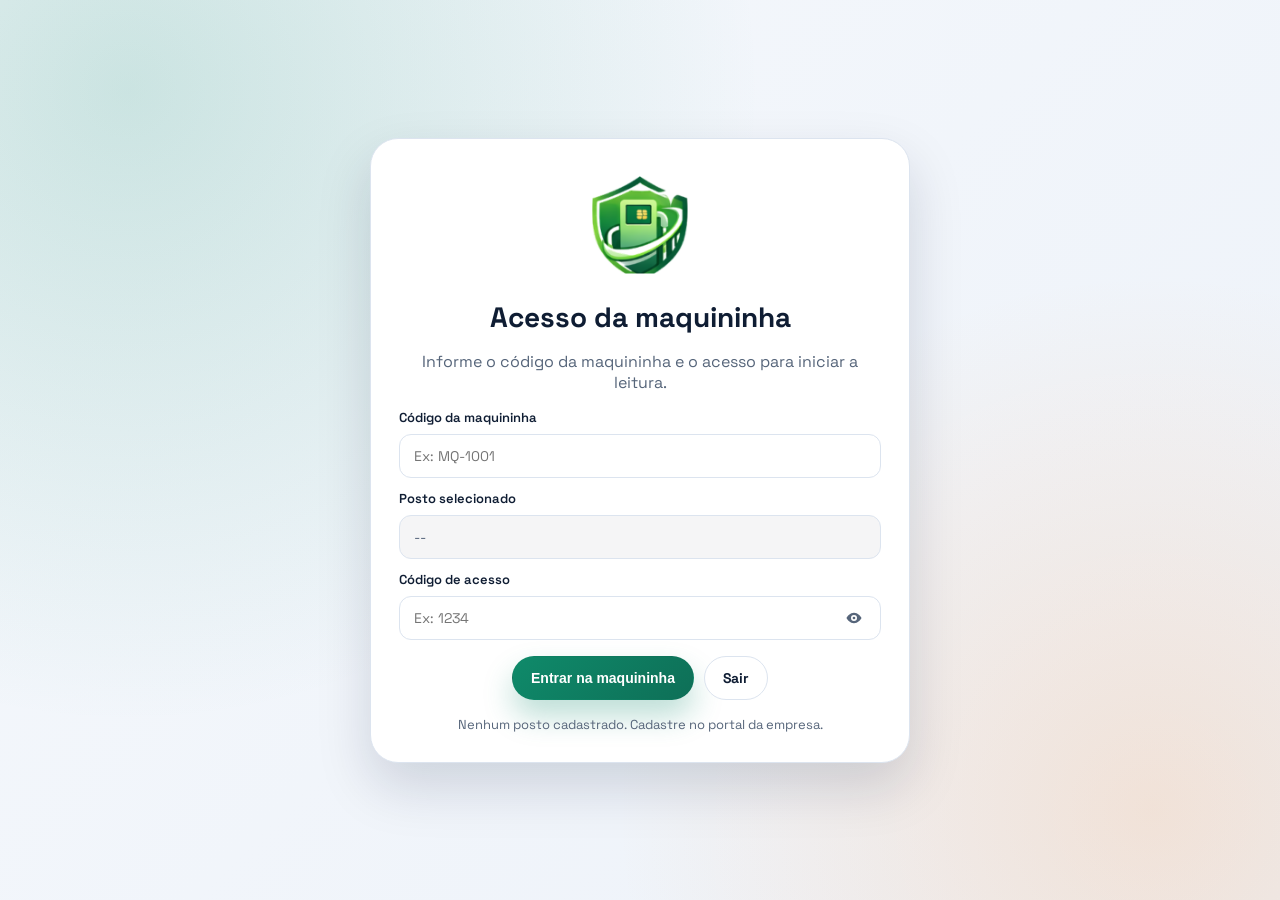
<file: CredTankv2/maquininha.html>
<!doctype html>
<html lang="pt-BR">
  <head>
    <meta charset="utf-8" />
    <meta name="viewport" content="width=device-width, initial-scale=1" />
    <title>Maquininha | CredTank</title>
    <link rel="icon" href="assets/credtank-logo.svg" type="image/svg+xml" />
    <link rel="apple-touch-icon" href="icon-192.png" />
    <link rel="manifest" href="manifest.json" />
    <meta name="theme-color" content="#1aa06d" />
    <link rel="preconnect" href="https://fonts.googleapis.com" />
    <link rel="preconnect" href="https://fonts.gstatic.com" crossorigin />
    <link
      href="https://fonts.googleapis.com/css2?family=Sora:wght@300;400;600;700&family=Space+Grotesk:wght@400;500;600&display=swap"
      rel="stylesheet"
    />
    <link rel="stylesheet" href="styles.css" />
    <style>
      .form {
        display: grid;
        gap: 12px;
        text-align: left;
      }

      .field {
        display: grid;
        gap: 8px;
      }

      .field label {
        font-weight: 600;
        font-size: 13px;
      }

      .field input,
      .field select {
        padding: 12px 14px;
        border-radius: 12px;
        border: 1px solid var(--stroke);
        font-family: inherit;
        font-size: 14px;
      }

      .field input[readonly] {
        background: rgba(15, 23, 42, 0.04);
        color: var(--muted);
      }

      .password-field {
        position: relative;
        display: flex;
        align-items: center;
      }

      .password-field input {
        width: 100%;
        padding-right: 46px;
      }

      .password-toggle {
        position: absolute;
        right: 10px;
        top: 50%;
        transform: translateY(-50%);
        width: 34px;
        height: 34px;
        border: none;
        background: transparent;
        color: var(--muted);
        border-radius: 10px;
        display: grid;
        place-items: center;
        cursor: pointer;
      }

      .password-toggle svg {
        width: 18px;
        height: 18px;
      }

      .password-toggle .eye-off {
        display: none;
      }

      .password-toggle.active .eye-on {
        display: none;
      }

      .password-toggle.active .eye-off {
        display: inline-block;
      }

      .password-toggle:focus-visible {
        outline: 2px solid rgba(26, 160, 109, 0.5);
        outline-offset: 2px;
      }

      .message {
        font-size: 13px;
        color: var(--muted);
        min-height: 18px;
        text-align: center;
      }

      .message.ok {
        color: var(--accent-strong);
      }

      .message.bad {
        color: #d64545;
      }
    </style>
  </head>
  <body>
    <div class="card">
      <img src="assets/Logo.png" alt="CredTank" />
      <h1>Acesso da maquininha</h1>
      <p>Informe o codigo da maquininha e o acesso para iniciar a leitura.</p>
      <form class="form" id="maquininha-form">
        <div class="field">
          <label for="codigo-input">Codigo da maquininha</label>
          <input id="codigo-input" type="text" placeholder="Ex: MQ-1001" required />
        </div>
        <div class="field">
          <label for="posto-input">Posto selecionado</label>
          <input id="posto-input" type="text" placeholder="--" readonly />
        </div>
        <div class="field">
          <label for="pin-input">Codigo de acesso</label>
          <div class="password-field">
            <input
              id="pin-input"
              type="password"
              inputmode="numeric"
              autocomplete="one-time-code"
              placeholder="Ex: 1234"
            />
            <button
              class="password-toggle"
              type="button"
              data-target="pin-input"
              aria-label="Exibir senha"
              title="Exibir senha"
            >
              <svg class="eye-on" viewBox="0 0 24 24" aria-hidden="true">
                <path
                  fill="currentColor"
                  d="M12 5c-5 0-9 4.5-10 7 1 2.5 5 7 10 7s9-4.5 10-7c-1-2.5-5-7-10-7Zm0 11a4 4 0 1 1 0-8 4 4 0 0 1 0 8Zm0-2.2a1.8 1.8 0 1 0 0-3.6 1.8 1.8 0 0 0 0 3.6Z"
                />
              </svg>
              <svg class="eye-off" viewBox="0 0 24 24" aria-hidden="true">
                <path
                  fill="currentColor"
                  d="M4.6 3.2 21 19.6l-1.4 1.4-3.2-3.2a10.8 10.8 0 0 1-4.4 1c-5 0-9-4.5-10-7a12.8 12.8 0 0 1 4.7-5.5L3.2 4.6 4.6 3.2Zm5.4 5.4 6.2 6.2a4 4 0 0 1-6.2-6.2Zm2-5.6c5 0 9 4.5 10 7a12.6 12.6 0 0 1-3.3 4.3l-1.5-1.5A8.4 8.4 0 0 0 20 12c-1-2-4.5-5-8-5-1 0-2 .2-3 .5L7.5 6A10.6 10.6 0 0 1 12 3Z"
                />
              </svg>
            </button>
          </div>
        </div>
        <div class="actions">
          <button class="btn primary" type="submit">Entrar na maquininha</button>
          <a class="btn" href="login.html?v=2026-08-13.1">Sair</a>
        </div>
      </form>
      <div class="message" id="login-msg"></div>
    </div>
    <script src="assets/pt-br-fix.js"></script>
    <script>
      const API_STATE_URL = "api/state.php";
      const demoParam = new URLSearchParams(window.location.search).get("demo");
      const demoValue = String(demoParam || "").toLowerCase();
      const isLocalHost =
        window.location.protocol === "file:" ||
        ["localhost", "127.0.0.1"].includes(window.location.hostname);
      const DEMO_MODE = ["1", "true", "on", "sim", "yes"].includes(demoValue);
      const APP_BUILD_VERSION = "2026-08-13.1";
      const LOCAL_TEST_POSTO = {
        id: "P-LOCAL",
        nome: "Posto Local",
        codigoMaquininha: "MQ-LOCAL",
        codigoAcesso: "4321",
      };
      const DEFAULT_POSTOS = [
        { id: "P1", nome: "Posto Solaris", codigoMaquininha: "MQ-1001", codigoAcesso: "1234" },
        { id: "P2", nome: "Posto Vale Norte", codigoMaquininha: "MQ-1002", codigoAcesso: "5678" },
        { id: "P3", nome: "Posto Avenida 7", codigoMaquininha: "MQ-1003", codigoAcesso: "9012" },
      ];
      function normalizeCodigo(value) {
        return String(value || "").trim().toUpperCase();
      }

      function forceBuildRefreshIfNeeded() {
        try {
          const key = "credtank-build-version";
          const current = localStorage.getItem(key);
          if (current === APP_BUILD_VERSION) return;
          localStorage.setItem(key, APP_BUILD_VERSION);
          if ("serviceWorker" in navigator && navigator.serviceWorker.getRegistrations) {
            navigator.serviceWorker.getRegistrations().then((regs) => {
              regs.forEach((reg) => reg.update());
            });
          }
        } catch (error) {
        }
      }

      function ensureLocalTestPostoList(list) {
        const safe = Array.isArray(list) ? [...list] : [];
        if (!DEMO_MODE) return safe;
        const localCode = normalizeCodigo(LOCAL_TEST_POSTO.codigoMaquininha);
        const index = safe.findIndex((posto) => {
          const code = normalizeCodigo(posto?.codigoMaquininha);
          const id = normalizeCodigo(posto?.id);
          return code === localCode || id === normalizeCodigo(LOCAL_TEST_POSTO.id);
        });
        if (index >= 0) {
          safe[index] = { ...safe[index], ...LOCAL_TEST_POSTO };
        } else {
          safe.push({ ...LOCAL_TEST_POSTO });
        }
        return safe;
      }

      let postos = ensureLocalTestPostoList(DEMO_MODE ? DEFAULT_POSTOS : []);

      const elements = {
        form: document.getElementById("maquininha-form"),
        codigoInput: document.getElementById("codigo-input"),
        postoInput: document.getElementById("posto-input"),
        pinInput: document.getElementById("pin-input"),
        loginMsg: document.getElementById("login-msg"),
      };

      function setMessage(text, type = "muted") {
        elements.loginMsg.textContent = text;
        elements.loginMsg.className = `message ${type}`;
      }

      function setupPasswordToggles() {
        const toggles = document.querySelectorAll(".password-toggle");
        toggles.forEach((toggle) => {
          const targetId = toggle.dataset.target;
          if (!targetId) return;
          const input = document.getElementById(targetId);
          if (!input) return;
          toggle.addEventListener("click", () => {
            const reveal = input.type === "password";
            input.type = reveal ? "text" : "password";
            toggle.classList.toggle("active", reveal);
            const label = reveal ? "Ocultar senha" : "Exibir senha";
            toggle.setAttribute("aria-label", label);
            toggle.setAttribute("title", label);
          });
        });
      }

      function getPostoByCodigo(codigo) {
        const normalized = normalizeCodigo(codigo);
        if (!normalized) return null;
        return postos.find((posto) => {
          const code = normalizeCodigo(posto.codigoMaquininha);
          const id = normalizeCodigo(posto.id);
          return code === normalized || id === normalized;
        });
      }

      function updatePostoPreview(codigo) {
        const posto = getPostoByCodigo(codigo);
        elements.postoInput.value = posto ? posto.nome : "--";
        return posto;
      }

      function getStoredCodigo() {
        try {
          return (
            sessionStorage.getItem("maquininhaCodigo") ||
            sessionStorage.getItem("maquininhaPostoId") ||
            ""
          );
        } catch (error) {
          return "";
        }
      }

      function applyStoredCodigo() {
        const storedCodigo = getStoredCodigo();
        if (storedCodigo && !elements.codigoInput.value) {
          elements.codigoInput.value = storedCodigo;
        }
        if (DEMO_MODE && !elements.codigoInput.value) {
          elements.codigoInput.value = LOCAL_TEST_POSTO.codigoMaquininha;
        }
        if (DEMO_MODE && !elements.pinInput.value) {
          elements.pinInput.value = LOCAL_TEST_POSTO.codigoAcesso;
        }
        updatePostoPreview(elements.codigoInput.value);
      }

      async function loadPostos() {
        if (window.location.protocol === "file:") {
          if (DEMO_MODE) {
            postos = ensureLocalTestPostoList(DEFAULT_POSTOS);
            applyStoredCodigo();
            setMessage("Modo arquivo: lista fixa de postos.", "muted");
          } else {
            postos = ensureLocalTestPostoList([]);
            applyStoredCodigo();
            setMessage("Modo arquivo sem dados. Cadastre postos no portal.", "warn");
          }
          return;
        }
        let loaded = false;
        try {
          const response = await fetch(API_STATE_URL, { cache: "no-store" });
          if (!response.ok) {
            throw new Error("Falha ao carregar.");
          }
          const payload = await response.json();
          const fetchedPostos = payload?.data?.postos;
          if (Array.isArray(fetchedPostos) && fetchedPostos.length) {
            postos = ensureLocalTestPostoList(fetchedPostos);
            loaded = true;
          }
        } catch (error) {
          setMessage("Nao foi possivel carregar os postos.", "bad");
        }
        if (loaded) {
          applyStoredCodigo();
          if (DEMO_MODE) {
            setMessage(`Teste local: ${LOCAL_TEST_POSTO.codigoMaquininha} / ${LOCAL_TEST_POSTO.codigoAcesso}`, "ok");
          }
          return;
        }
        if (DEMO_MODE) {
          postos = ensureLocalTestPostoList(DEFAULT_POSTOS);
          setMessage("Nenhum posto encontrado. Usando base demo.", "muted");
        } else {
          postos = ensureLocalTestPostoList([]);
          setMessage("Nenhum posto cadastrado. Cadastre no portal da empresa.", "warn");
        }
        applyStoredCodigo();
        if (DEMO_MODE) {
          setMessage(`Teste local: ${LOCAL_TEST_POSTO.codigoMaquininha} / ${LOCAL_TEST_POSTO.codigoAcesso}`, "ok");
        }
      }

      elements.form.addEventListener("submit", (event) => {
        event.preventDefault();
        const codigo = elements.codigoInput.value.trim();
        const posto = getPostoByCodigo(codigo);
        const pin = elements.pinInput.value.trim();
        if (!codigo) {
          setMessage("Informe o codigo da maquininha.", "bad");
          return;
        }
        if (!posto) {
          setMessage("Codigo da maquininha nao encontrado.", "bad");
          return;
        }
        if (!pin || pin.length < 4) {
          setMessage("Informe o codigo de acesso da maquininha.", "bad");
          return;
        }
        const acesso = String(posto.codigoAcesso || "").trim();
        if (!acesso) {
          setMessage("Codigo de acesso nao cadastrado para esta maquininha.", "bad");
          return;
        }
        if (normalizeCodigo(pin) !== normalizeCodigo(acesso)) {
          setMessage("Codigo de acesso incorreto.", "bad");
          return;
        }
        try {
          sessionStorage.setItem("maquininhaCodigo", codigo);
          sessionStorage.setItem("maquininhaPostoId", posto.id);
        } catch (error) {
          return;
        }
        const params = new URLSearchParams();
        params.set("posto", posto.id);
        params.set("v", APP_BUILD_VERSION);
        params.set("ts", Date.now().toString());
        if (DEMO_MODE) {
          params.set("demo", "1");
        }
        window.location.href = `portal/leitor.html?${params.toString()}`;
      });

      elements.codigoInput.addEventListener("input", () => {
        updatePostoPreview(elements.codigoInput.value);
      });

      forceBuildRefreshIfNeeded();
      setupPasswordToggles();
      loadPostos();

      if ("serviceWorker" in navigator) {
        window.addEventListener("load", async () => {
          try {
            const registration = await navigator.serviceWorker.register(
              `service-worker.js?v=${APP_BUILD_VERSION}`,
              { updateViaCache: "none" }
            );
            await registration.update();
          } catch (error) {
          }
        });
      }
    </script>
  </body>
</html>
</file>
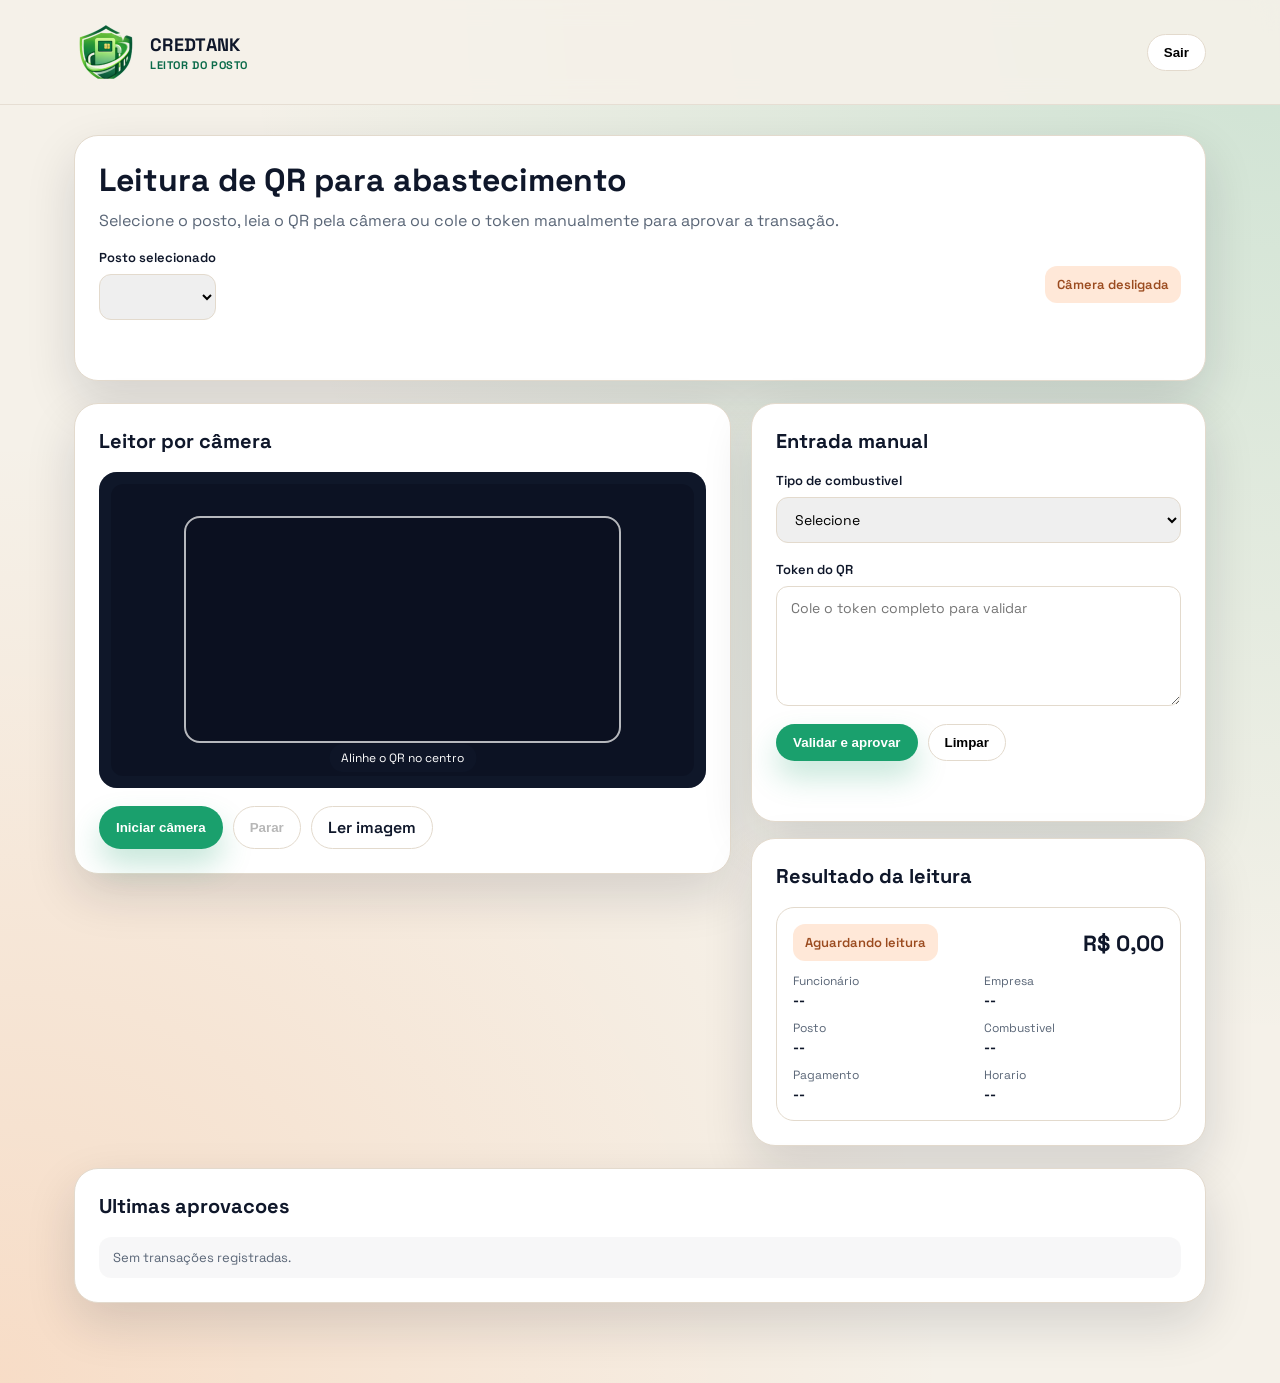
<file: CredTankv2/portal/leitor.html>
<!DOCTYPE html>
<html lang="pt-BR">
  <head>
    <meta charset="UTF-8" />
    <meta name="viewport" content="width=device-width, initial-scale=1" />
    <title>CredTank | Leitor do posto</title>
    <link rel="icon" href="../assets/credtank-logo.svg" type="image/svg+xml" />
    <link rel="apple-touch-icon" href="../icon-192.png" />
    <link rel="manifest" href="../manifest.json" />
    <meta name="theme-color" content="#1aa06d" />
    <link
      href="https://fonts.googleapis.com/css2?family=Sora:wght@300;400;600;700&family=Space+Grotesk:wght@400;500;600&display=swap"
      rel="stylesheet"
    />
    <style>
      :root {
        color-scheme: light;
        --bg: #f5f1e9;
        --surface: #ffffff;
        --ink: #0f172a;
        --muted: #5a6677;
        --accent: #1aa06d;
        --accent-strong: #0b6b4a;
        --accent-soft: rgba(26, 160, 109, 0.15);
        --warm: #ff8a3d;
        --danger: #d64545;
        --stroke: #e3dacd;
        --shadow: 0 20px 50px rgba(15, 23, 42, 0.14);
        --radius-xl: 24px;
        --radius-lg: 18px;
        --radius-md: 12px;
        --radius-sm: 10px;
      }

      * {
        box-sizing: border-box;
        margin: 0;
        padding: 0;
      }

      body {
        font-family: "Space Grotesk", "Sora", sans-serif;
        background: radial-gradient(circle at top right, rgba(26, 160, 109, 0.18), transparent 55%),
          radial-gradient(circle at bottom left, rgba(255, 138, 61, 0.2), transparent 50%),
          var(--bg);
        color: var(--ink);
        min-height: 100vh;
      }

      a {
        color: inherit;
        text-decoration: none;
      }

      .app-header {
        position: sticky;
        top: 0;
        background: rgba(245, 241, 233, 0.9);
        backdrop-filter: blur(12px);
        border-bottom: 1px solid rgba(227, 218, 205, 0.8);
        z-index: 10;
      }

      .app-header .wrap {
        max-width: 1180px;
        margin: 0 auto;
        padding: 20px 24px;
        display: flex;
        align-items: center;
        justify-content: space-between;
        gap: 20px;
      }

      .logo {
        display: flex;
        align-items: center;
        gap: 12px;
        font-weight: 700;
        letter-spacing: 0.3px;
      }

      .brand-logo {
        height: 64px;
        width: auto;
        object-fit: contain;
      }

      .logo-text {
        display: grid;
        gap: 2px;
      }

      .logo-title {
        font-size: 18px;
      }

      .logo-subtitle {
        font-size: 11px;
        text-transform: uppercase;
        letter-spacing: 0.6px;
        color: var(--accent-strong);
      }

      .header-actions {
        display: flex;
        align-items: center;
        gap: 10px;
        flex-wrap: wrap;
      }

      .pill {
        display: inline-flex;
        align-items: center;
        gap: 8px;
        background: var(--accent-soft);
        color: var(--accent-strong);
        border-radius: 999px;
        padding: 6px 14px;
        font-size: 11px;
        font-weight: 600;
        letter-spacing: 0.4px;
        text-transform: uppercase;
      }

      .app-main {
        max-width: 1180px;
        margin: 0 auto;
        padding: 30px 24px 80px;
        display: grid;
        gap: 22px;
      }

      .card {
        background: var(--surface);
        border-radius: var(--radius-xl);
        padding: 24px;
        border: 1px solid var(--stroke);
        box-shadow: var(--shadow);
        display: grid;
        gap: 18px;
      }

      .card h1 {
        font-size: clamp(24px, 3vw, 32px);
      }

      .card h2,
      .card h3 {
        font-size: 20px;
      }

      .muted {
        color: var(--muted);
      }

      .field {
        display: grid;
        gap: 8px;
      }

      .field label {
        font-weight: 600;
        font-size: 13px;
      }

      .field input,
      .field select,
      .field textarea {
        padding: 12px 14px;
        border-radius: 12px;
        border: 1px solid var(--stroke);
        font-family: inherit;
        font-size: 14px;
      }

      .field select:disabled {
        background: rgba(15, 23, 42, 0.04);
        color: var(--muted);
      }

      .field textarea {
        min-height: 120px;
        resize: vertical;
      }

      .btn {
        padding: 10px 16px;
        border-radius: 999px;
        border: 1px solid var(--stroke);
        background: #fff;
        font-weight: 600;
        cursor: pointer;
        transition: transform 0.2s ease, box-shadow 0.2s ease;
      }

      .btn.primary {
        background: var(--accent);
        color: #fff;
        border-color: transparent;
        box-shadow: 0 16px 30px rgba(26, 160, 109, 0.25);
      }

      .btn.ghost {
        background: transparent;
      }

      .btn:hover {
        transform: translateY(-1px);
      }

      .status {
        padding: 10px 12px;
        border-radius: 12px;
        font-weight: 600;
        font-size: 13px;
        display: inline-flex;
        align-items: center;
        gap: 8px;
      }

      .status.ok {
        background: rgba(26, 160, 109, 0.16);
        color: var(--accent-strong);
      }

      .status.warn {
        background: rgba(255, 138, 61, 0.2);
        color: #9b4b1f;
      }

      .status.bad {
        background: rgba(214, 69, 69, 0.18);
        color: var(--danger);
      }

      .status-tag {
        padding: 4px 8px;
        border-radius: 999px;
        font-size: 10px;
        text-transform: uppercase;
        letter-spacing: 0.5px;
        font-weight: 700;
      }

      .status-tag.warn {
        background: rgba(255, 138, 61, 0.18);
        color: #9b4b1f;
      }

      .status-tag.ok {
        background: rgba(26, 160, 109, 0.16);
        color: var(--accent-strong);
      }

      .page-head {
        display: grid;
        gap: 10px;
      }

      .page-meta {
        display: flex;
        flex-wrap: wrap;
        align-items: center;
        justify-content: space-between;
        gap: 16px;
      }

      .panel-header {
        display: flex;
        align-items: center;
        justify-content: space-between;
        gap: 12px;
        flex-wrap: wrap;
      }

      .leitor-grid {
        display: grid;
        grid-template-columns: minmax(0, 1.3fr) minmax(0, 0.9fr);
        gap: 20px;
        align-items: start;
      }

      .right-stack {
        display: grid;
        gap: 16px;
      }

      .scanner-frame {
        position: relative;
        border-radius: var(--radius-lg);
        background: #0f172a;
        padding: 12px;
        min-height: 280px;
        display: grid;
        place-items: center;
        overflow: hidden;
      }

      .scanner-frame video {
        width: 100%;
        height: 100%;
        border-radius: 12px;
        object-fit: cover;
        background: #0b1020;
      }

      .scanner-overlay {
        position: absolute;
        inset: 14%;
        border: 2px solid rgba(255, 255, 255, 0.7);
        border-radius: 16px;
        box-shadow: 0 0 0 999px rgba(15, 23, 42, 0.35);
        pointer-events: none;
      }

      .scanner-hint {
        position: absolute;
        bottom: 16px;
        left: 50%;
        transform: translateX(-50%);
        background: rgba(15, 23, 42, 0.7);
        color: #fff;
        padding: 6px 12px;
        border-radius: 999px;
        font-size: 12px;
      }

      .scanner-actions {
        display: flex;
        flex-wrap: wrap;
        gap: 10px;
      }

      .scanner-canvas {
        display: none;
      }

      .token-actions {
        display: flex;
        flex-wrap: wrap;
        gap: 10px;
      }

      .message {
        font-size: 13px;
        color: var(--muted);
        min-height: 18px;
      }

      .message.ok {
        color: var(--accent-strong);
      }

      .message.bad {
        color: var(--danger);
      }

      .result-card {
        border-radius: var(--radius-lg);
        padding: 16px;
        border: 1px solid var(--stroke);
        background: #fff;
        display: grid;
        gap: 12px;
      }

      .result-head {
        display: flex;
        flex-wrap: wrap;
        align-items: center;
        justify-content: space-between;
        gap: 10px;
      }

      .result-amount {
        font-size: 22px;
        font-weight: 700;
      }

      .result-grid {
        display: grid;
        grid-template-columns: repeat(auto-fit, minmax(160px, 1fr));
        gap: 10px;
      }

      .result-grid span {
        font-size: 12px;
        color: var(--muted);
        display: block;
      }

      .result-grid strong {
        font-size: 14px;
      }

      .list {
        display: grid;
        gap: 10px;
      }

      .list-item {
        padding: 12px 14px;
        border-radius: var(--radius-md);
        background: rgba(15, 23, 42, 0.03);
        display: flex;
        justify-content: space-between;
        gap: 10px;
        font-size: 13px;
      }

      .hidden {
        display: none !important;
      }

      @media (max-width: 980px) {
        .leitor-grid {
          grid-template-columns: 1fr;
        }
      }

      @media (max-width: 680px) {
        .app-header .wrap {
          flex-direction: column;
          align-items: flex-start;
        }
      }

      @media (prefers-reduced-motion: reduce) {
        .btn {
          transition: none;
        }
      }
    </style>
  </head>
  <body>
    <header class="app-header">
      <div class="wrap">
        <div class="logo">
          <img class="brand-logo" src="../assets/Logo.png" alt="CredTank" />
          <div class="logo-text">
            <div class="logo-title">CREDTANK</div>
            <div class="logo-subtitle">Leitor do posto</div>
          </div>
        </div>
        <div class="header-actions">
          <button class="btn" id="logout-link" type="button">Sair</button>
        </div>
      </div>
    </header>

    <main class="app-main">
      <section class="card">
        <div class="page-head">
          <h1>Leitura de QR para abastecimento</h1>
          <p class="muted">
            Selecione o posto, leia o QR pela camera ou cole o token manualmente para aprovar a transacao.
          </p>
        </div>
        <div class="page-meta">
          <div class="field">
            <label for="leitor-posto">Posto selecionado</label>
            <select id="leitor-posto"></select>
            <div class="muted hidden" id="leitor-posto-note">Posto fixo para esta maquininha.</div>
          </div>
          <span class="status warn" id="scanner-status">Camera desligada</span>
        </div>
        <div class="message" id="scanner-msg"></div>
      </section>

      <section class="leitor-grid">
        <div class="card">
          <div class="panel-header">
            <h2>Leitor por camera</h2>
          </div>
          <div class="scanner-frame">
            <video id="scanner-video" muted playsinline></video>
            <div class="scanner-overlay"></div>
            <div class="scanner-hint">Alinhe o QR no centro</div>
          </div>
          <canvas id="scanner-canvas" class="scanner-canvas" width="640" height="480" aria-hidden="true"></canvas>
          <div class="scanner-actions">
            <button class="btn primary" id="scanner-start" type="button">Iniciar camera</button>
            <button class="btn" id="scanner-stop" type="button" disabled>Parar</button>
            <label class="btn ghost" for="scanner-file">Ler imagem</label>
            <input id="scanner-file" class="hidden" type="file" accept="image/*" />
          </div>
        </div>

        <div class="right-stack">
          <div class="card">
            <div class="panel-header">
              <h2>Entrada manual</h2>
            </div>
            <div class="field">
              <label for="leitor-combustivel">Tipo de combustivel</label>
              <select id="leitor-combustivel" required>
                <option value="" disabled selected>Selecione</option>
                <option value="Gasolina">Gasolina</option>
                <option value="Gasolina Aditivada">Gasolina Aditivada</option>
                <option value="Etanol">Etanol</option>
                <option value="Diesel S10">Diesel S10</option>
                <option value="Diesel S500">Diesel S500</option>
                <option value="GNV">GNV</option>
                <option value="Outro">Outro</option>
              </select>
            </div>
            <div class="field">
              <label for="leitor-token">Token do QR</label>
              <textarea id="leitor-token" placeholder="Cole o token completo para validar"></textarea>
            </div>
            <div class="token-actions">
              <button class="btn primary" id="validar-token">Validar e aprovar</button>
              <button class="btn" id="limpar-token" type="button">Limpar</button>
            </div>
            <div class="message" id="leitor-msg"></div>
          </div>

          <div class="card">
            <div class="panel-header">
              <h2>Resultado da leitura</h2>
            </div>
            <div class="result-card">
              <div class="result-head">
                <span class="status warn" id="result-status">Aguardando leitura</span>
                <div class="result-amount" id="result-amount">R$ 0,00</div>
              </div>
              <div class="result-grid">
                <div>
                  <span>Funcionario</span>
                  <strong id="result-funcionario">--</strong>
                </div>
                <div>
                  <span>Empresa</span>
                  <strong id="result-empresa">--</strong>
                </div>
                <div>
                  <span>Posto</span>
                  <strong id="result-posto">--</strong>
                </div>
                <div>
                  <span>Combustivel</span>
                  <strong id="result-combustivel">--</strong>
                </div>
                <div>
                  <span>Pagamento</span>
                  <strong id="result-pagamento">--</strong>
                </div>
                <div>
                  <span>Horario</span>
                  <strong id="result-horario">--</strong>
                </div>
              </div>
            </div>
          </div>
        </div>
      </section>

      <section class="card">
        <h3>Ultimas aprovacoes</h3>
        <div class="list" id="transacoes-list">
          <div class="list-item muted">Sem transacoes registradas.</div>
        </div>
      </section>
    </main>

    <script src="../assets/jsqr.js"></script>
    <script src="../assets/pt-br-fix.js"></script>
    <script>
      const formatBRL = (value) =>
        new Intl.NumberFormat("pt-BR", { style: "currency", currency: "BRL" }).format(value);

      const SECRET = "CREDTANK-PORTAL-ASSINATURA";
      const API_STATE_URL = "../api/state.php";
      const API_REWARDS_EARN_URL = "../api/rewards/earn.php";
      const API_REWARDS_BALANCE_URL = "../api/rewards/balance.php";
      const STORAGE_KEY = "credtank-state";
      const LAST_TX_KEY = "credtank-last-tx";
      const broadcastTxChannel =
        "BroadcastChannel" in window ? new BroadcastChannel("credtank-tx") : null;
      const IS_DESKTOP_LIKE =
        window.matchMedia &&
        (window.matchMedia("(min-width: 1024px)").matches || window.matchMedia("(pointer: fine)").matches);
      const REALTIME_SYNC_MS = IS_DESKTOP_LIKE ? 8000 : 5000;
      const TX_STATUS = {
        PENDING: "pendente_confirmacao",
        CONFIRMED: "confirmada",
        DECLINED: "recusada",
      };

      const demoParam = new URLSearchParams(window.location.search).get("demo");
      const demoValue = String(demoParam || "").toLowerCase();
      const isLocalHost =
        window.location.protocol === "file:" ||
        ["localhost", "127.0.0.1"].includes(window.location.hostname);
      const DEMO_MODE = ["1", "true", "on", "sim", "yes"].includes(demoValue);
      const APP_BUILD_VERSION = "2026-08-13.1";


      const DEFAULT_STATE = {
        limitePadrao: 500,
        validadeMs: 90 * 1000,
        empresas: [
          { id: "E1", nome: "Grupo Horizonte", cnpj: "12.345.678/0001-77", fechamento: "Dia 30", limiteMensal: 500 },
          { id: "E2", nome: "Logistica Aurora", cnpj: "98.765.432/0001-44", fechamento: "Dia 25", limiteMensal: 500 },
        ],
        postos: [
            {
              id: "P1",
              nome: "Posto Solaris",
              codigoMaquininha: "MQ-1001",
              codigoAcesso: "1234",
              cnpj: "12.345.678/0001-90",
              localizacao: "-23.5505, -46.6333",
              lat: -23.5505,
              lng: -46.6333,
            },
            {
              id: "P2",
              nome: "Posto Vale Norte",
              codigoMaquininha: "MQ-1002",
              codigoAcesso: "5678",
              cnpj: "98.765.432/0001-10",
              localizacao: "-22.9068, -43.1729",
              lat: -22.9068,
              lng: -43.1729,
            },
            {
              id: "P3",
              nome: "Posto Avenida 7",
              codigoMaquininha: "MQ-1003",
              codigoAcesso: "9012",
              cnpj: "45.678.912/0001-55",
              localizacao: "-30.0346, -51.2177",
              lat: -30.0346,
              lng: -51.2177,
            },
        ],
        funcionarios: [
          { id: "F1", nome: "Camila Rocha", matricula: "02391", cpf: "123.456.789-10", empresaId: "E1", ativo: true },
          { id: "F2", nome: "Joao Menezes", matricula: "04122", cpf: "987.654.321-11", empresaId: "E1", ativo: true },
          { id: "F3", nome: "Marina Alves", matricula: "05550", cpf: "741.852.963-10", empresaId: "E2", ativo: true },
        ],
        usuarios: [
          { id: "U1", nome: "Ana Souza", email: "admin@gwl.com", senha: "admin123", role: "admin" },
          {
            id: "U2",
            nome: "Grupo Horizonte",
            email: "empresa@horizonte.com",
            senha: "123456",
            role: "empresa",
            empresaId: "E1",
          },
        ],
        colaboradoresAuth: [
          { id: "C1", funcionarioId: "F1", cpf: "12345678910", senha: "123456" },
        ],
        transacoes: [],
        logs: [],
      };

      if (!DEMO_MODE) {
        DEFAULT_STATE.empresas = [];
        DEFAULT_STATE.postos = [];
        DEFAULT_STATE.funcionarios = [];
        DEFAULT_STATE.usuarios = [];
        DEFAULT_STATE.colaboradoresAuth = [];
      }

      const state = {
        limitePadrao: DEFAULT_STATE.limitePadrao,
        validadeMs: DEFAULT_STATE.validadeMs,
        empresas: JSON.parse(JSON.stringify(DEFAULT_STATE.empresas)),
        postos: JSON.parse(JSON.stringify(DEFAULT_STATE.postos)),
        funcionarios: JSON.parse(JSON.stringify(DEFAULT_STATE.funcionarios)),
        usuarios: JSON.parse(JSON.stringify(DEFAULT_STATE.usuarios)),
        colaboradoresAuth: JSON.parse(JSON.stringify(DEFAULT_STATE.colaboradoresAuth)),
        transacoes: [],
        logs: [],
        usedTokens: new Set(),
        lastTxId: null,
        scanner: {
          active: false,
          stream: null,
          rafId: null,
          lastValue: "",
          cooldownUntil: 0,
        },
      };

      let lastSavedPayload = "";

      const initialPostoId = (() => {
        const params = new URLSearchParams(window.location.search);
        if (params.get("posto")) {
          const postoParam = params.get("posto");
          try {
            sessionStorage.setItem("maquininhaPostoId", postoParam);
          } catch (error) {
          }
          return postoParam;
        }
        try {
          return sessionStorage.getItem("maquininhaPostoId") || "";
        } catch (error) {
          return "";
        }
      })();

      const elements = {
        logoutBtn: document.getElementById("logout-link"),
        leitorPosto: document.getElementById("leitor-posto"),
        leitorPostoNote: document.getElementById("leitor-posto-note"),
        leitorCombustivel: document.getElementById("leitor-combustivel"),
        leitorToken: document.getElementById("leitor-token"),
        validarToken: document.getElementById("validar-token"),
        limparToken: document.getElementById("limpar-token"),
        leitorMsg: document.getElementById("leitor-msg"),
        resultStatus: document.getElementById("result-status"),
        resultAmount: document.getElementById("result-amount"),
        resultFuncionario: document.getElementById("result-funcionario"),
        resultEmpresa: document.getElementById("result-empresa"),
        resultPosto: document.getElementById("result-posto"),
        resultCombustivel: document.getElementById("result-combustivel"),
        resultPagamento: document.getElementById("result-pagamento"),
        resultHorario: document.getElementById("result-horario"),
        transacoesList: document.getElementById("transacoes-list"),
        scannerVideo: document.getElementById("scanner-video"),
        scannerCanvas: document.getElementById("scanner-canvas"),
        scannerStart: document.getElementById("scanner-start"),
        scannerStop: document.getElementById("scanner-stop"),
        scannerStatus: document.getElementById("scanner-status"),
        scannerMsg: document.getElementById("scanner-msg"),
        scannerFile: document.getElementById("scanner-file"),
      };

      const parseDate = (value) => {
        if (value instanceof Date) return value;
        const parsed = new Date(value);
        return Number.isNaN(parsed.getTime()) ? new Date() : parsed;
      };

      const normalizeTransacoes = (entries) =>
        (Array.isArray(entries) ? entries : []).map((tx) => ({
          ...tx,
          status: tx.status || TX_STATUS.CONFIRMED,
          paymentSource: normalizePaymentSource(tx.paymentSource || tx.payment_source),
          timestamp: parseDate(tx.timestamp),
        }));

      const normalizeLogs = (entries) =>
        (Array.isArray(entries) ? entries : []).map((log) => ({
          ...log,
          timestamp: parseDate(log.timestamp),
        }));

      function applyStateSnapshot(snapshot) {
        const safe = snapshot && typeof snapshot === "object" ? snapshot : {};
        const fallback = JSON.parse(JSON.stringify(DEFAULT_STATE));
        state.limitePadrao = Number.isFinite(safe.limitePadrao) ? safe.limitePadrao : fallback.limitePadrao;
        state.validadeMs = Number.isFinite(safe.validadeMs) ? safe.validadeMs : fallback.validadeMs;
        state.empresas = Array.isArray(safe.empresas) ? safe.empresas : fallback.empresas;
        state.postos = Array.isArray(safe.postos) ? safe.postos : fallback.postos;
        state.funcionarios = Array.isArray(safe.funcionarios) ? safe.funcionarios : fallback.funcionarios;
        state.usuarios = Array.isArray(safe.usuarios) ? safe.usuarios : fallback.usuarios;
        state.colaboradoresAuth = Array.isArray(safe.colaboradoresAuth)
          ? safe.colaboradoresAuth
          : fallback.colaboradoresAuth;
        state.transacoes = normalizeTransacoes(
          Array.isArray(safe.transacoes) ? safe.transacoes : fallback.transacoes
        );
        state.logs = normalizeLogs(Array.isArray(safe.logs) ? safe.logs : fallback.logs);
      }

      function getPersistableState() {
        return {
          limitePadrao: state.limitePadrao,
          validadeMs: state.validadeMs,
          empresas: state.empresas,
          postos: state.postos,
          funcionarios: state.funcionarios,
          usuarios: state.usuarios,
          colaboradoresAuth: state.colaboradoresAuth,
          transacoes: state.transacoes,
          logs: state.logs,
        };
      }

      function getStateSignature(snapshot) {
        try {
          const base = snapshot && typeof snapshot === "object" ? snapshot : getPersistableState();
          return JSON.stringify(base);
        } catch (error) {
          return "";
        }
      }

      function saveStateToStorage(payload) {
        try {
          localStorage.setItem(STORAGE_KEY, payload);
          return true;
        } catch (error) {
          return false;
        }
      }

      function loadStateFromStorage() {
        const beforeSignature = getStateSignature();
        try {
          const raw = localStorage.getItem(STORAGE_KEY);
          if (!raw) return false;
          const parsed = JSON.parse(raw);
          applyStateSnapshot(parsed);
          return beforeSignature !== getStateSignature();
        } catch (error) {
          return false;
        }
      }

      async function saveStateToServer(payload) {
        const response = await fetch(API_STATE_URL, {
          method: "POST",
          headers: { "Content-Type": "application/json" },
          body: payload,
        });
        return response.ok;
      }

      async function queueStateSave(force = false) {
        const payload = JSON.stringify(getPersistableState());
        if (!force && payload === lastSavedPayload) return true;
        lastSavedPayload = payload;
        if (window.location.protocol === "file:") {
          return saveStateToStorage(payload);
        }
        try {
          const ok = await saveStateToServer(payload);
          saveStateToStorage(payload);
          return ok;
        } catch (error) {
          saveStateToStorage(payload);
          return false;
        }
      }

      function statusClass(status) {
        if (status === "ok") return "status ok";
        if (status === "bad") return "status bad";
        return "status warn";
      }

      function forceBuildRefreshIfNeeded() {
        try {
          const key = "credtank-build-version";
          const current = localStorage.getItem(key);
          if (current === APP_BUILD_VERSION) return;
          localStorage.setItem(key, APP_BUILD_VERSION);
          if ("serviceWorker" in navigator && navigator.serviceWorker.getRegistrations) {
            navigator.serviceWorker.getRegistrations().then((regs) => {
              regs.forEach((reg) => reg.update());
            });
          }
        } catch (error) {
        }
      }

      function setMessage(el, text, type = "muted") {
        if (!el) return;
        el.textContent = text;
        el.className = `message ${type}`;
      }

      function setResultStatus(text, status) {
        elements.resultStatus.textContent = text;
        elements.resultStatus.className = statusClass(status);
      }

      function setScannerStatus(text, status) {
        elements.scannerStatus.textContent = text;
        elements.scannerStatus.className = statusClass(status);
      }

      function setScannerControls(active) {
        elements.scannerStart.disabled = active;
        elements.scannerStop.disabled = !active;
      }

      function fillSelect(select, items, labelFn, selectedValue = "") {
        select.innerHTML = "";
        items.forEach((item) => {
          const option = document.createElement("option");
          option.value = item.id;
          option.textContent = labelFn(item);
          if (selectedValue && selectedValue === item.id) {
            option.selected = true;
          }
          select.appendChild(option);
        });
      }

      function applyInitialPosto() {
        if (!initialPostoId) return;
        const exists = state.postos.some((posto) => posto.id === initialPostoId);
        if (!exists) return;
        const current = elements.leitorPosto.value;
        if (current === initialPostoId) return;
        elements.leitorPosto.value = initialPostoId;
        try {
          sessionStorage.setItem("maquininhaPostoId", initialPostoId);
        } catch (error) {
          return;
        }
      }

      function applyPostoLock() {
        const locked = Boolean(initialPostoId && state.postos.some((posto) => posto.id === initialPostoId));
        elements.leitorPosto.disabled = locked;
        if (elements.leitorPostoNote) {
          elements.leitorPostoNote.classList.toggle("hidden", !locked);
        }
      }

      function getPosto(id) {
        return state.postos.find((p) => p.id === id);
      }

      function getEmpresa(id) {
        return state.empresas.find((e) => e.id === id);
      }

      function getFuncionario(id) {
        return state.funcionarios.find((f) => f.id === id);
      }

      function normalizePaymentSource(value) {
        const source = String(value || "").toLowerCase();
        if (source === "cashback") return "cashback";
        if (source === "credito") return "credito";
        return "indefinido";
      }

      function paymentSourceLabel(value) {
        const source = normalizePaymentSource(value);
        if (source === "cashback") return "Cashback";
        if (source === "credito") return "Credito normal";
        return "Indefinido";
      }

      function generateId(prefix) {
        return `${prefix}-${Date.now().toString(36).toUpperCase()}`;
      }

      function logEvent(action, detail) {
        state.logs.unshift({
          id: generateId("LOG"),
          action,
          detail,
          timestamp: new Date(),
        });
      }

      function base64Decode(text) {
        const binary = atob(text);
        const bytes = Uint8Array.from(binary, (c) => c.charCodeAt(0));
        return new TextDecoder().decode(bytes);
      }

      async function signPayload(payload) {
        const base = JSON.stringify(payload) + SECRET;
        if (!window.crypto || !crypto.subtle || !crypto.subtle.digest) {
          let hash = 0;
          for (let i = 0; i < base.length; i += 1) {
            hash = (hash << 5) - hash + base.charCodeAt(i);
          }
          const fallback = hash.toString(16).padStart(8, "0");
          return `${fallback}${fallback}`.slice(0, 16);
        }
        const encoder = new TextEncoder();
        const data = encoder.encode(base);
        const hash = await crypto.subtle.digest("SHA-256", data);
        const bytes = Array.from(new Uint8Array(hash));
        return bytes.map((b) => b.toString(16).padStart(2, "0")).join("").slice(0, 16);
      }

      function formatTime(ts) {
        if (!ts) return "--";
        const date = new Date(ts);
        if (Number.isNaN(date.getTime())) return "--";
        return date.toLocaleString("pt-BR", { hour: "2-digit", minute: "2-digit", day: "2-digit", month: "2-digit" });
      }

      function resetResult() {
        setResultStatus("Aguardando leitura", "warn");
        elements.resultAmount.textContent = "R$ 0,00";
        elements.resultFuncionario.textContent = "--";
        elements.resultEmpresa.textContent = "--";
        elements.resultPosto.textContent = "--";
        elements.resultCombustivel.textContent = "--";
        elements.resultPagamento.textContent = "--";
        elements.resultHorario.textContent = "--";
      }

      function updateResult(payload, status, message, combustivel = "") {
        setResultStatus(message, status);
        if (!payload) {
          elements.resultAmount.textContent = "R$ 0,00";
          elements.resultFuncionario.textContent = "--";
          elements.resultEmpresa.textContent = "--";
          elements.resultPosto.textContent = "--";
          elements.resultCombustivel.textContent = "--";
          elements.resultPagamento.textContent = "--";
          elements.resultHorario.textContent = "--";
          return;
        }
        const funcionario = getFuncionario(payload.funcionario_id);
        const empresa = getEmpresa(payload.empresa_id);
        const posto = getPosto(payload.posto_id);
        const combustivelLabel = combustivel || payload.combustivel || "--";
        const paymentSource = normalizePaymentSource(payload.payment_source || payload.paymentSource);
        elements.resultAmount.textContent = formatBRL(payload.valor);
        elements.resultFuncionario.textContent = funcionario?.nome || payload.funcionario_id || "--";
        elements.resultEmpresa.textContent = empresa?.nome || payload.empresa_id || "--";
        elements.resultPosto.textContent = posto?.nome || payload.posto_id || "--";
        elements.resultCombustivel.textContent = combustivelLabel;
        elements.resultPagamento.textContent = paymentSourceLabel(paymentSource);
        elements.resultHorario.textContent = formatTime(payload.ts);
      }

      function updateResultFromTx(tx) {
        if (!tx) return;
        const funcionario = getFuncionario(tx.funcionarioId);
        const empresa = getEmpresa(tx.empresaId);
        const posto = getPosto(tx.postoId);
        let statusText = "CONFIRMADA";
        let statusType = "ok";
        if (tx.status === TX_STATUS.PENDING) {
          statusText = "AGUARDANDO SENHA";
          statusType = "warn";
        } else if (tx.status === TX_STATUS.DECLINED) {
          statusText = "RECUSADO";
          statusType = "bad";
        }
        setResultStatus(statusText, statusType);
        elements.resultAmount.textContent = formatBRL(tx.valor);
        elements.resultFuncionario.textContent = funcionario?.nome || tx.funcionarioId || "--";
        elements.resultEmpresa.textContent = empresa?.nome || tx.empresaId || "--";
        elements.resultPosto.textContent = posto?.nome || tx.postoId || "--";
        elements.resultCombustivel.textContent = tx.combustivel || "--";
        elements.resultPagamento.textContent = paymentSourceLabel(tx.paymentSource || tx.payment_source);
        elements.resultHorario.textContent = formatTime(tx.timestamp);
      }

      function buildLocalRewardsFallbackPayload(userId) {
        if (!userId) return null;
        const txs = (Array.isArray(state.transacoes) ? state.transacoes : []).filter(
          (tx) => tx && tx.funcionarioId === userId
        );
        let cashbackAvailable = 0;
        let cashbackPending = 0;
        let cashbackSpent = 0;
        txs.forEach((tx) => {
          const source = normalizePaymentSource(tx.paymentSource || tx.payment_source);
          const valor = Number(tx.valor || 0);
          if (!Number.isFinite(valor) || valor < 5) return;
          if (source === "cashback") {
            if (tx.status === TX_STATUS.CONFIRMED) {
              cashbackSpent += Math.max(0, valor);
            }
            return;
          }
          if (source !== "credito") {
            return;
          }
          const cashback = Math.max(0, valor * 0.015);
          if (tx.status === TX_STATUS.CONFIRMED) {
            cashbackAvailable += cashback;
            return;
          }
          if (tx.status === TX_STATUS.PENDING) {
            cashbackPending += cashback;
          }
        });
        return {
          balance: {
            cashback_available: Math.max(0, cashbackAvailable - cashbackSpent),
            cashback_pending: cashbackPending,
          },
        };
      }

      async function getCashbackAvailableForUser(userId) {
        const fallback = buildLocalRewardsFallbackPayload(userId);
        if (window.location.protocol === "file:") {
          return Number(fallback?.balance?.cashback_available || 0);
        }
        try {
          const response = await fetch(
            `${API_REWARDS_BALANCE_URL}?user_id=${encodeURIComponent(userId)}&ts=${Date.now()}`,
            {
              cache: "no-store",
              headers: { "Cache-Control": "no-cache" },
            }
          );
          if (!response.ok) {
            throw new Error(`status_${response.status}`);
          }
          const payload = await response.json();
          if (!payload?.ok) {
            throw new Error("invalid_payload");
          }
          return Number(payload?.balance?.cashback_available || 0);
        } catch (error) {
          return Number(fallback?.balance?.cashback_available || 0);
        }
      }

      async function validateToken(rawToken, postoId) {
        if (!postoId) {
          return { ok: false, reason: "Selecione o posto antes de validar." };
        }
        const parts = rawToken.split(".");
        if (parts.length !== 2) {
          return { ok: false, reason: "Token invalido." };
        }
        let payload;
        try {
          payload = JSON.parse(base64Decode(parts[0]));
        } catch (error) {
          return { ok: false, reason: "Token corrompido." };
        }
        const signature = await signPayload(payload);
        if (signature !== parts[1]) {
          return { ok: false, reason: "Assinatura invalida." };
        }
        if (Date.now() > payload.ts + state.validadeMs) {
          return { ok: false, reason: "QR expirado." };
        }
        if (state.usedTokens.has(rawToken)) {
          return { ok: false, reason: "Token ja utilizado." };
        }
        if (payload.posto_id !== postoId) {
          return { ok: false, reason: "Token gerado para outro posto." };
        }
        if (
          !Object.prototype.hasOwnProperty.call(payload, "payment_source") &&
          !Object.prototype.hasOwnProperty.call(payload, "paymentSource")
        ) {
          return { ok: false, reason: "Token sem forma de pagamento. Gere um novo QR." };
        }
        if (!payload.valor || payload.valor <= 0) {
          return { ok: false, reason: "Valor invalido." };
        }
        const paymentSource = normalizePaymentSource(payload.payment_source || payload.paymentSource);
        payload.payment_source = paymentSource;
        payload.paymentSource = paymentSource;
        if (paymentSource === "indefinido") {
          return { ok: false, reason: "Forma de pagamento invalida no token." };
        }
        if (paymentSource === "cashback") {
          const cashbackAvailable = await getCashbackAvailableForUser(payload.funcionario_id);
          if (payload.valor > cashbackAvailable) {
            return { ok: false, reason: "Cashback insuficiente." };
          }
        }
        return { ok: true, payload };
      }

      function registrarTransacao(payload, rawToken, combustivel) {
        const paymentSource = normalizePaymentSource(payload.payment_source || payload.paymentSource);
        const tx = {
          id: `TX-${Date.now().toString(36).toUpperCase()}`,
          funcionarioId: payload.funcionario_id,
          empresaId: payload.empresa_id,
          postoId: payload.posto_id,
          combustivel: combustivel || "",
          paymentSource,
          valor: payload.valor,
          timestamp: new Date(payload.ts),
          status: TX_STATUS.PENDING,
          aprovadoEm: new Date().toISOString(),
        };
        state.transacoes.unshift(tx);
        state.usedTokens.add(rawToken);
        state.lastTxId = tx.id;
        const funcionario = getFuncionario(tx.funcionarioId);
        const posto = getPosto(tx.postoId);
        logEvent(
          "TRANSACAO_PENDENTE_CONFIRMACAO",
          `${tx.id} - ${funcionario?.nome || "--"} - ${posto?.nome || "--"} - ${formatBRL(tx.valor)} - ${paymentSourceLabel(paymentSource)}`
        );
        if (window.location.protocol !== "file:" && paymentSource === "credito") {
          fetch(API_REWARDS_EARN_URL, {
            method: "POST",
            headers: { "Content-Type": "application/json" },
            body: JSON.stringify({
              user_id: tx.funcionarioId,
              external_transaction_id: tx.id,
              base_amount: tx.valor,
              eligible_amount: tx.valor,
              paid_at: tx.timestamp ? new Date(tx.timestamp).toISOString() : new Date().toISOString(),
              merchant_id: tx.postoId || "",
              source: "leitor",
              created_by: "maquininha",
              metadata: {
                combustivel: tx.combustivel || "",
                payment_source: paymentSource,
                status_local: tx.status || TX_STATUS.PENDING,
              },
            }),
          }).catch(() => {});
        }
        return tx;
      }

      function notifyPendingTx(tx) {
        if (!tx) return;
        try {
          localStorage.setItem(LAST_TX_KEY, JSON.stringify({ id: tx.id, ts: Date.now() }));
        } catch (error) {
        }
        if (broadcastTxChannel) {
          broadcastTxChannel.postMessage({
            type: "pending_tx",
            txId: tx.id,
            funcionarioId: tx.funcionarioId,
            empresaId: tx.empresaId,
            postoId: tx.postoId,
          });
        }
      }

      function renderTransacoes() {
        elements.transacoesList.innerHTML = "";
        const postoId = elements.leitorPosto.value;
        const transacoes = postoId ? state.transacoes.filter((tx) => tx.postoId === postoId) : state.transacoes;
        if (transacoes.length === 0) {
          const empty = document.createElement("div");
          empty.className = "list-item muted";
          empty.textContent = "Sem transacoes registradas.";
          elements.transacoesList.appendChild(empty);
          return;
        }
        transacoes.slice(0, 6).forEach((tx) => {
          const funcionario = getFuncionario(tx.funcionarioId);
          const empresa = getEmpresa(tx.empresaId);
          const paymentSource = normalizePaymentSource(tx.paymentSource || tx.payment_source);
          let status = "Confirmada";
          let statusClass = "ok";
          if (tx.status === TX_STATUS.PENDING) {
            status = "Pendente";
            statusClass = "warn";
          } else if (tx.status === TX_STATUS.DECLINED) {
            status = "Recusado";
            statusClass = "bad";
          }
          const row = document.createElement("div");
          row.className = "list-item";
          row.innerHTML = `<span>${funcionario?.nome || tx.funcionarioId} - ${empresa?.nome || tx.empresaId} | ${paymentSourceLabel(paymentSource)}</span><div><strong>${formatBRL(
            tx.valor
          )}</strong> <span class="status-tag ${statusClass}">${status}</span></div>`;
          elements.transacoesList.appendChild(row);
        });
      }

      function refreshStateUI() {
        const currentPosto = elements.leitorPosto.value;
        fillSelect(elements.leitorPosto, state.postos, (p) => p.nome, currentPosto);
        applyInitialPosto();
        applyPostoLock();
        renderTransacoes();
        if (state.lastTxId) {
          const tx = state.transacoes.find((entry) => entry.id === state.lastTxId);
          if (tx) {
            updateResultFromTx(tx);
          }
        }
      }

      async function handleValidate() {
        const rawToken = elements.leitorToken.value.trim();
        const combustivel = elements.leitorCombustivel ? elements.leitorCombustivel.value.trim() : "";
        if (!rawToken) {
          setMessage(elements.leitorMsg, "Cole o token para validar.", "bad");
          return;
        }
        if (!combustivel) {
          setMessage(elements.leitorMsg, "Selecione o tipo de combustivel.", "bad");
          return;
        }
        await loadStateFromServer();
        const postoId = elements.leitorPosto.value;
        const result = await validateToken(rawToken, postoId);
        if (!result.ok) {
          setMessage(elements.leitorMsg, result.reason, "bad");
          updateResult(null, "bad", "NEGADO");
          return;
        }
        const tx = registrarTransacao(result.payload, rawToken, combustivel);
        setMessage(elements.leitorMsg, "Transacao aprovada. Aguardando senha do colaborador.", "ok");
        updateResult(result.payload, "warn", "AGUARDANDO SENHA", combustivel);
        renderTransacoes();
        await queueStateSave(true);
        notifyPendingTx(tx);
      }

      function clearToken() {
        elements.leitorToken.value = "";
        setMessage(elements.leitorMsg, "", "muted");
        resetResult();
      }

      function handleScannerResult(value) {
        if (!value) return;
        const now = Date.now();
        if (state.scanner.lastValue === value && now < state.scanner.cooldownUntil) {
          return;
        }
        state.scanner.lastValue = value;
        state.scanner.cooldownUntil = now + 1500;
        elements.leitorToken.value = value;
        setMessage(elements.scannerMsg, "QR lido. Token preenchido.", "ok");
        setScannerStatus("QR detectado", "ok");
      }

      function scanFrame() {
        if (!state.scanner.active) return;
        const video = elements.scannerVideo;
        const canvas = elements.scannerCanvas;
        if (!video || !canvas || !window.jsQR) return;
        const ctx = canvas.getContext("2d");
        if (video.readyState >= 2) {
          const width = video.videoWidth;
          const height = video.videoHeight;
          if (width && height) {
            if (canvas.width !== width || canvas.height !== height) {
              canvas.width = width;
              canvas.height = height;
            }
            ctx.drawImage(video, 0, 0, width, height);
            const imageData = ctx.getImageData(0, 0, width, height);
            const result = window.jsQR(imageData.data, width, height, { inversionAttempts: "attemptBoth" });
            if (result && result.data) {
              handleScannerResult(result.data.trim());
            }
          }
        }
        state.scanner.rafId = requestAnimationFrame(scanFrame);
      }

      async function startScanner() {
        if (!navigator.mediaDevices?.getUserMedia) {
          setScannerStatus("Camera indisponivel", "bad");
          setMessage(elements.scannerMsg, "Camera nao suportada neste navegador.", "bad");
          return;
        }
        if (!window.jsQR) {
          setScannerStatus("Leitor indisponivel", "bad");
          setMessage(elements.scannerMsg, "Leitor nao carregado. Recarregue a pagina.", "bad");
          return;
        }
        if (state.scanner.active) return;
        try {
          const stream = await navigator.mediaDevices.getUserMedia({
            video: { facingMode: { ideal: "environment" } },
            audio: false,
          });
          state.scanner.stream = stream;
          elements.scannerVideo.srcObject = stream;
          await elements.scannerVideo.play();
          state.scanner.active = true;
          state.scanner.lastValue = "";
          state.scanner.cooldownUntil = 0;
          setScannerControls(true);
          setScannerStatus("Camera ativa", "ok");
          setMessage(elements.scannerMsg, "Aponte para o QR para ler.", "muted");
          scanFrame();
        } catch (error) {
          setScannerControls(false);
          setScannerStatus("Camera bloqueada", "bad");
          const hint =
            window.location.protocol === "file:"
              ? "Abra em servidor local (http://localhost) para usar a camera."
              : "Permissao de camera negada ou indisponivel.";
          setMessage(elements.scannerMsg, hint, "bad");
        }
      }

      function stopScanner() {
        if (state.scanner.rafId) {
          cancelAnimationFrame(state.scanner.rafId);
          state.scanner.rafId = null;
        }
        if (state.scanner.stream) {
          state.scanner.stream.getTracks().forEach((track) => track.stop());
          state.scanner.stream = null;
        }
        elements.scannerVideo.srcObject = null;
        state.scanner.active = false;
        setScannerControls(false);
        setScannerStatus("Camera desligada", "warn");
      }

      function handleScannerFile(event) {
        const file = event.target.files && event.target.files[0];
        if (!file) return;
        if (!window.jsQR) {
          setScannerStatus("Leitor indisponivel", "bad");
          setMessage(elements.scannerMsg, "Leitor nao carregado. Recarregue a pagina.", "bad");
          return;
        }
        const reader = new FileReader();
        reader.onload = () => {
          const img = new Image();
          img.onload = () => {
            const canvas = elements.scannerCanvas;
            const ctx = canvas.getContext("2d");
            canvas.width = img.width;
            canvas.height = img.height;
            ctx.drawImage(img, 0, 0, img.width, img.height);
            const imageData = ctx.getImageData(0, 0, img.width, img.height);
            const result = window.jsQR(imageData.data, img.width, img.height, { inversionAttempts: "attemptBoth" });
            if (result && result.data) {
              handleScannerResult(result.data.trim());
            } else {
              setScannerStatus("QR nao encontrado", "warn");
              setMessage(elements.scannerMsg, "Nenhum QR encontrado na imagem.", "bad");
            }
          };
          img.src = reader.result;
        };
        reader.readAsDataURL(file);
        event.target.value = "";
      }

      async function loadStateFromServer() {
        if (window.location.protocol === "file:") {
          const changed = loadStateFromStorage();
          setMessage(elements.scannerMsg, "Modo arquivo: use leitura por imagem.", "warn");
          return changed;
        }
        const beforeSignature = getStateSignature();
        try {
          const response = await fetch(`${API_STATE_URL}?ts=${Date.now()}`, {
            cache: "no-store",
            headers: { "Cache-Control": "no-cache" },
          });
          if (!response.ok) {
            return loadStateFromStorage();
          }
          const payload = await response.json();
          if (payload && payload.data) {
            applyStateSnapshot(payload.data);
            saveStateToStorage(JSON.stringify(payload.data));
            return beforeSignature !== getStateSignature();
          } else {
            return loadStateFromStorage();
          }
        } catch (error) {
          return loadStateFromStorage();
        }
      }

      let syncTimer = null;
      let syncInProgress = false;

      function startRealtimeSync() {
        if (syncTimer) {
          clearInterval(syncTimer);
          syncTimer = null;
        }
        if (window.location.protocol === "file:") return;
        syncTimer = setInterval(async () => {
          if (syncInProgress || document.hidden) return;
          syncInProgress = true;
          try {
            const changed = await loadStateFromServer();
            if (changed) {
              refreshStateUI();
            }
          } finally {
            syncInProgress = false;
          }
        }, REALTIME_SYNC_MS);
      }

      function handleLogout() {
        stopScanner();
        try {
          sessionStorage.removeItem("maquininhaCodigo");
          sessionStorage.removeItem("maquininhaPostoId");
        } catch (error) {
        }
        window.location.replace(`../login.html?v=${encodeURIComponent(APP_BUILD_VERSION)}`);
      }

      function init() {
        refreshStateUI();
        if (elements.logoutBtn) {
          elements.logoutBtn.addEventListener("click", handleLogout);
        }
        elements.validarToken.addEventListener("click", handleValidate);
        elements.limparToken.addEventListener("click", clearToken);
        if (!elements.leitorPosto.disabled) {
          elements.leitorPosto.addEventListener("change", () => {
            clearToken();
            setMessage(elements.leitorMsg, "Posto atualizado. Leia um novo QR.", "muted");
            try {
              sessionStorage.setItem("maquininhaPostoId", elements.leitorPosto.value);
            } catch (error) {
              return;
            }
          });
        }
        elements.scannerStart.addEventListener("click", startScanner);
        elements.scannerStop.addEventListener("click", stopScanner);
        elements.scannerFile.addEventListener("change", handleScannerFile);
        window.addEventListener("beforeunload", stopScanner);
        document.addEventListener("visibilitychange", () => {
          if (document.hidden) return;
          loadStateFromServer().then((changed) => {
            if (changed) {
              refreshStateUI();
            }
          });
        });
        resetResult();
      }

      forceBuildRefreshIfNeeded();

      loadStateFromServer().then((changed) => {
        if (changed) {
          refreshStateUI();
        }
        startRealtimeSync();
      });

      init();

      if ("serviceWorker" in navigator) {
        window.addEventListener("load", async () => {
          try {
            const registration = await navigator.serviceWorker.register(
              `../service-worker.js?v=${APP_BUILD_VERSION}`,
              { updateViaCache: "none" }
            );
            await registration.update();
          } catch (error) {
          }
        });
      }
    </script>
  </body>
</html>
</file>
<file: CredTankv2/styles.css>
:root {
  --bg: #f4f6fb;
  --surface: #ffffff;
  --ink: #0f1d33;
  --muted: #56657a;
  --accent: #0f8a6a;
  --accent-strong: #0a5b47;
  --accent-soft: rgba(15, 138, 106, 0.12);
  --stroke: #dce4ef;
  --shadow: 0 24px 54px rgba(8, 23, 52, 0.15);
  font-family: "Space Grotesk", "Sora", sans-serif;
  color-scheme: light;
}

* {
  box-sizing: border-box;
}

html,
body {
  width: 100%;
  max-width: 100%;
  overflow-x: hidden;
}

img,
svg,
video,
canvas,
iframe {
  max-width: 100%;
}

body {
  margin: 0;
  min-height: 100vh;
  min-height: 100dvh;
  color: var(--ink);
  background:
    radial-gradient(circle at 10% 10%, rgba(15, 138, 106, 0.18), transparent 45%),
    radial-gradient(circle at 90% 90%, rgba(255, 150, 64, 0.18), transparent 38%),
    linear-gradient(135deg, #f5f8fc, #edf2f9);
  display: grid;
  place-items: center;
  padding: 24px;
}

.card {
  width: min(540px, 94vw);
  background: var(--surface);
  border-radius: 28px;
  border: 1px solid var(--stroke);
  box-shadow: var(--shadow);
  padding: 28px;
  display: grid;
  gap: 16px;
  text-align: center;
}

.card img {
  width: 116px;
  height: 116px;
  object-fit: contain;
  margin: 0 auto;
}

h1,
h2,
p {
  margin: 0;
}

h1 {
  font-size: clamp(22px, 3.2vw, 28px);
}

p {
  color: var(--muted);
}

.actions {
  display: flex;
  flex-wrap: wrap;
  gap: 10px;
  justify-content: center;
  margin-top: 4px;
}

.btn {
  display: inline-flex;
  align-items: center;
  justify-content: center;
  gap: 8px;
  padding: 12px 18px;
  border-radius: 999px;
  border: 1px solid var(--stroke);
  background: #fff;
  color: var(--ink);
  text-decoration: none;
  font-weight: 700;
  font-size: 14px;
  transition: transform 0.2s ease, box-shadow 0.2s ease;
}

.btn:hover {
  transform: translateY(-1px);
  box-shadow: 0 12px 26px rgba(8, 23, 52, 0.14);
}

.btn.primary {
  border-color: transparent;
  background: linear-gradient(135deg, var(--accent), #0e6f57);
  color: #fff;
  box-shadow: 0 16px 30px rgba(15, 138, 106, 0.28);
}

.small {
  font-size: 13px;
}

.hidden {
  display: none !important;
}

.entry-page {
  display: grid;
  place-items: center;
  min-height: 100vh;
  min-height: 100dvh;
  padding: max(16px, min(env(safe-area-inset-top), 24px)) max(14px, min(env(safe-area-inset-right), 18px))
    max(22px, min(env(safe-area-inset-bottom), 24px)) max(14px, min(env(safe-area-inset-left), 18px));
}

.entry-shell {
  width: min(1120px, 100%);
  margin: 0 auto;
  display: grid;
  grid-template-columns: minmax(0, 1.05fr) minmax(0, 0.95fr);
  gap: 22px;
  align-items: stretch;
}

.entry-hero,
.entry-card {
  border-radius: 28px;
  border: 1px solid rgba(255, 255, 255, 0.35);
  box-shadow: var(--shadow);
  min-height: clamp(480px, 64vh, 620px);
}

.entry-hero {
  background:
    radial-gradient(circle at 78% 18%, rgba(255, 255, 255, 0.28), transparent 40%),
    linear-gradient(145deg, #0b253f 0%, #0f3d5c 52%, #0f8a6a 100%);
  color: #fff;
  padding: 34px;
  display: grid;
  gap: 18px;
  align-content: start;
  position: relative;
  overflow: hidden;
}

.entry-hero::after {
  content: "";
  position: absolute;
  width: 260px;
  height: 260px;
  border-radius: 50%;
  right: -90px;
  top: -80px;
  background: radial-gradient(circle, rgba(255, 255, 255, 0.34), rgba(255, 255, 255, 0));
  pointer-events: none;
  animation: heroFloat 8s ease-in-out infinite;
}

@keyframes heroFloat {
  0%,
  100% {
    transform: translateY(0px);
    opacity: 0.9;
  }
  50% {
    transform: translateY(10px);
    opacity: 1;
  }
}

.entry-brand {
  display: inline-flex;
  align-items: center;
  gap: 10px;
  padding: 8px 12px;
  border-radius: 999px;
  width: fit-content;
  border: 1px solid rgba(255, 255, 255, 0.28);
  background: rgba(255, 255, 255, 0.08);
  font-size: 12px;
  letter-spacing: 0.8px;
  font-weight: 700;
  position: relative;
  z-index: 1;
}

.entry-brand img {
  width: 28px;
  height: 28px;
  object-fit: contain;
}

.entry-version {
  margin-left: 5px;
  padding: 2px 6px;
  border-radius: 999px;
  background: rgba(255, 255, 255, 0.14);
  border: 1px solid rgba(255, 255, 255, 0.2);
  font-size: 9px;
  font-weight: 700;
  letter-spacing: 0.2px;
  white-space: nowrap;
}

.entry-badge {
  width: fit-content;
  padding: 7px 12px;
  border-radius: 999px;
  border: 1px solid rgba(255, 255, 255, 0.36);
  background: rgba(255, 255, 255, 0.16);
  font-size: 11px;
  letter-spacing: 0.5px;
  text-transform: uppercase;
  font-weight: 700;
  position: relative;
  z-index: 1;
}

.entry-hero h1 {
  font-size: clamp(30px, 4.1vw, 44px);
  line-height: 1.08;
  position: relative;
  z-index: 1;
}

.entry-hero p {
  color: rgba(255, 255, 255, 0.82);
  font-size: 15px;
  position: relative;
  z-index: 1;
}

.entry-card {
  background: rgba(255, 255, 255, 0.93);
  backdrop-filter: blur(8px);
  padding: 32px;
  display: grid;
  grid-template-rows: auto 1fr auto;
  gap: 18px;
  align-content: stretch;
}

.entry-card h2 {
  font-size: clamp(30px, 3.2vw, 40px);
}

.entry-sub {
  margin-top: 6px;
  font-size: 17px;
  color: var(--muted);
}

.login-actions {
  display: grid;
  gap: 12px;
  align-content: start;
}

.login-option {
  display: grid;
  grid-template-columns: auto minmax(0, 1fr) auto;
  align-items: center;
  gap: 12px;
  padding: 15px;
  border-radius: 20px;
  border: 1px solid var(--stroke);
  background: #fff;
  color: var(--ink);
  text-decoration: none;
  transition: transform 0.2s ease, box-shadow 0.2s ease, border-color 0.2s ease;
}

.login-option:hover {
  transform: translateY(-1px);
  box-shadow: 0 14px 28px rgba(8, 23, 52, 0.14);
  border-color: rgba(15, 138, 106, 0.35);
}

.login-option.primary {
  border-color: transparent;
  background: linear-gradient(145deg, #0f8a6a 0%, #0c6b54 100%);
  color: #fff;
  box-shadow: 0 18px 30px rgba(15, 138, 106, 0.3);
}

.option-icon {
  width: 42px;
  height: 42px;
  border-radius: 12px;
  background: rgba(15, 29, 51, 0.08);
  display: grid;
  place-items: center;
}

.option-icon svg {
  width: 22px;
  height: 22px;
}

.login-option.primary .option-icon {
  background: rgba(255, 255, 255, 0.16);
}

.option-text {
  display: grid;
  gap: 3px;
  text-align: left;
}

.option-title {
  font-size: 17px;
  font-weight: 700;
}

.option-meta {
  font-size: 13px;
  color: var(--muted);
}

.login-option.primary .option-meta {
  color: rgba(255, 255, 255, 0.86);
}

.option-arrow {
  font-size: 18px;
  line-height: 1;
  font-weight: 700;
  opacity: 0.8;
}

.entry-actions {
  display: flex;
  flex-wrap: wrap;
  gap: 10px;
  justify-content: flex-end;
  margin-top: 2px;
}

.install-message {
  color: var(--muted);
  font-size: 13px;
  text-align: right;
}

@media (max-width: 900px) {
  .entry-page {
    display: block;
    min-height: auto;
  }

  .entry-shell {
    grid-template-columns: 1fr;
    gap: 16px;
    max-width: 100%;
    overflow-x: hidden;
  }

  .entry-hero,
  .entry-card {
    border-radius: 24px;
    min-height: 0;
    max-width: 100%;
    overflow-x: hidden;
  }

  .entry-hero {
    padding: 22px;
    gap: 12px;
  }

  .entry-card {
    padding: 20px;
    grid-template-rows: auto;
    gap: 14px;
  }

  .entry-actions {
    justify-content: stretch;
  }

  .entry-actions .btn {
    width: 100%;
  }
}

@media (max-width: 900px), (max-width: 900px) and (hover: none) and (pointer: coarse) {
  @keyframes entryMobileRise {
    from {
      opacity: 0;
      transform: translateY(16px) scale(0.988);
    }
    to {
      opacity: 1;
      transform: translateY(0) scale(1);
    }
  }

  .entry-mobile-animating .entry-hero,
  .entry-mobile-animating .entry-card,
  .entry-mobile-animating .login-option,
  .entry-mobile-animating .entry-actions {
    opacity: 0;
    transform: translateY(14px) scale(0.99);
  }

  .entry-mobile-ready .entry-hero {
    opacity: 1;
    transform: translateY(0) scale(1);
    transition: transform 0.48s cubic-bezier(0.2, 0.75, 0.25, 1), opacity 0.4s ease;
  }

  .entry-mobile-ready .entry-card {
    opacity: 1;
    transform: translateY(0) scale(1);
    transition: transform 0.5s cubic-bezier(0.2, 0.75, 0.25, 1), opacity 0.42s ease;
    transition-delay: 0.08s;
  }

  .entry-mobile-ready .login-option {
    opacity: 1;
    transform: translateY(0) scale(1);
    animation: entryMobileRise 0.5s cubic-bezier(0.2, 0.75, 0.25, 1) both;
  }

  .entry-mobile-ready .login-option:nth-child(1) {
    animation-delay: 0.14s;
  }

  .entry-mobile-ready .login-option:nth-child(2) {
    animation-delay: 0.2s;
  }

  .entry-mobile-ready .login-option:nth-child(3) {
    animation-delay: 0.26s;
  }

  .entry-mobile-ready .entry-actions {
    opacity: 1;
    transform: translateY(0) scale(1);
    transition: transform 0.45s cubic-bezier(0.2, 0.75, 0.25, 1), opacity 0.36s ease;
    transition-delay: 0.3s;
  }
}

@media (prefers-reduced-motion: reduce) {
  .entry-hero::after {
    animation: none;
  }

  .btn,
  .login-option {
    transition: none;
  }

  .entry-mobile-animating .entry-hero,
  .entry-mobile-animating .entry-card,
  .entry-mobile-animating .login-option,
  .entry-mobile-animating .entry-actions,
  .entry-mobile-ready .entry-hero,
  .entry-mobile-ready .entry-card,
  .entry-mobile-ready .login-option,
  .entry-mobile-ready .entry-actions {
    opacity: 1;
    transform: none;
    animation: none;
    transition: none;
  }
}

@media (max-width: 560px) {
  body {
    padding: 14px;
  }

  .card {
    border-radius: 24px;
    padding: 20px;
  }

  .card img {
    width: 94px;
    height: 94px;
  }

  .actions {
    display: grid;
    grid-template-columns: 1fr;
  }

  .actions .btn {
    width: 100%;
  }

  .entry-page {
    padding: max(12px, min(env(safe-area-inset-top), 20px)) max(10px, min(env(safe-area-inset-right), 14px))
      max(18px, min(env(safe-area-inset-bottom), 20px)) max(10px, min(env(safe-area-inset-left), 14px));
  }

  .entry-hero,
  .entry-card {
    border-radius: 22px;
  }

  .entry-hero h1 {
    font-size: clamp(27px, 8vw, 34px);
  }

  .login-option {
    padding: 12px;
  }

  .option-icon {
    width: 38px;
    height: 38px;
  }

  .option-title {
    font-size: 14px;
  }

  .option-meta {
    font-size: 11px;
  }
}
</file>
